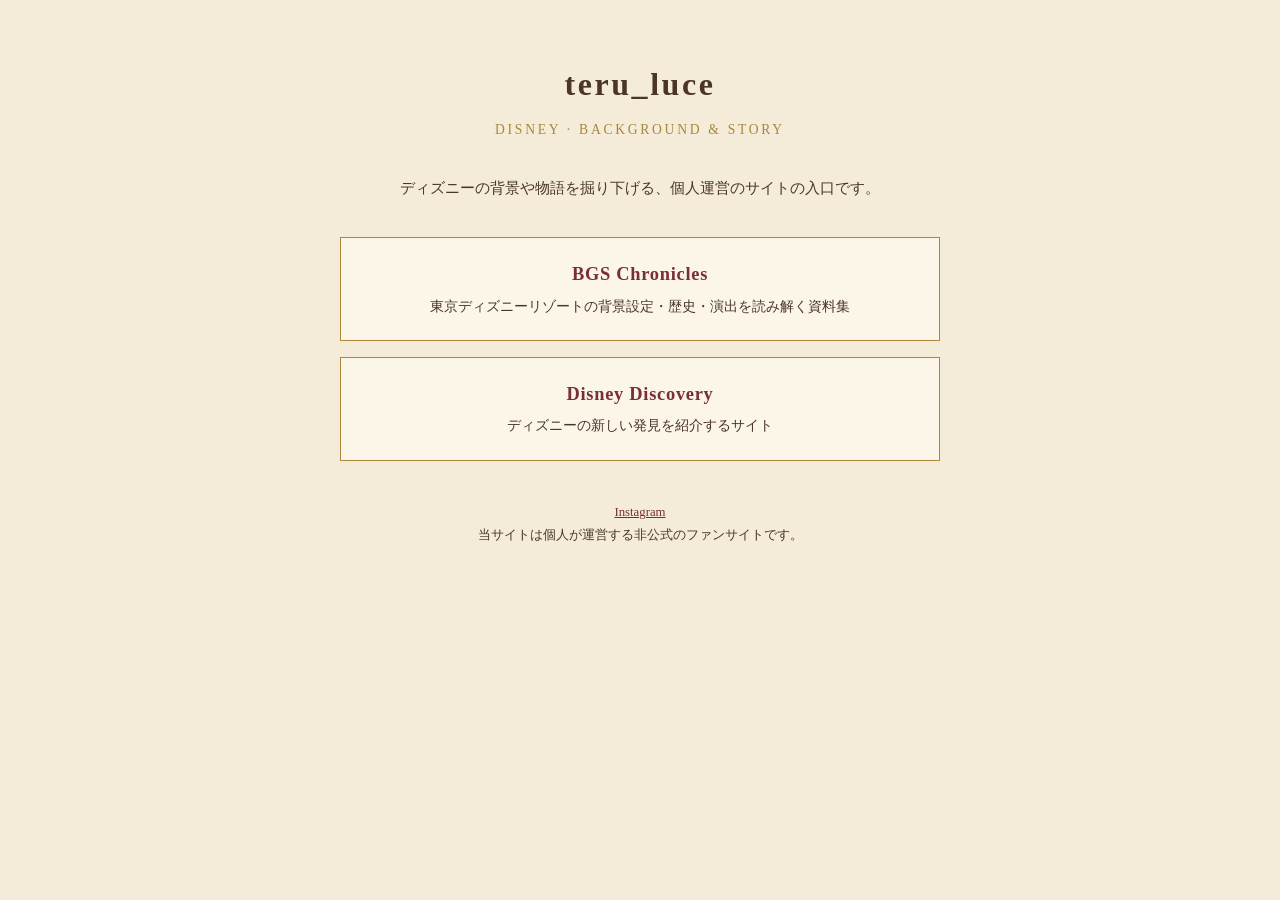
<file: index.html>
<!DOCTYPE html>
<html lang="ja">
<head>
<meta charset="UTF-8">
<meta name="viewport" content="width=device-width, initial-scale=1.0">
<link rel="icon" href="./aboutme/favicon.svg" type="image/svg+xml">
<title>teru_luce｜ディズニーの背景と物語を読み解くサイト</title>
<meta name="description" content="teru_luce が運営するディズニー系サイトの入口。東京ディズニーリゾートの背景設定を掘り下げる「BGS Chronicles」と、「Disney Discovery」へご案内します。">
<link rel="canonical" href="https://teruluce.github.io/">
<meta name="robots" content="index, follow">
<meta name="google-site-verification" content="zLBYiGLGMSOyAt6KTi6eiYIEG0wV0U4FlxwKekiUQoc" />
<meta property="og:type" content="website">
<meta property="og:site_name" content="teru_luce">
<meta property="og:title" content="teru_luce">
<meta property="og:description" content="ディズニーの背景と物語を読み解くサイトの入口。">
<meta property="og:url" content="https://teruluce.github.io/">
<meta property="og:locale" content="ja_JP">
<script type="application/ld+json">
{
  "@context": "https://schema.org",
  "@type": "WebSite",
  "name": "teru_luce",
  "alternateName": "teru_luce_",
  "url": "https://teruluce.github.io/"
}
</script>
<style>
  :root { --paper:#f4ecd8; --ink:#4a3526; --burgundy:#7a2e3a; --gold:#a8873d; }
  * { box-sizing: border-box; }
  body { margin:0; background:var(--paper); color:var(--ink);
         font-family: "Hiragino Mincho ProN","Yu Mincho",Georgia,serif;
         line-height:1.8; }
  main { max-width:640px; margin:0 auto; padding:56px 20px 40px; text-align:center; }
  h1 { font-size:2rem; letter-spacing:.08em; margin:0 0 4px; }
  .sub { color:var(--gold); font-size:.85rem; letter-spacing:.2em; margin-bottom:32px; }
  .lead { font-size:.95rem; margin-bottom:36px; }
  .card { display:block; text-decoration:none; color:inherit; background:#fbf6e8;
          border:1px solid var(--gold); padding:20px 18px; margin:0 0 16px; }
  .card strong { display:block; color:var(--burgundy); font-size:1.15rem; letter-spacing:.04em; }
  .card span { font-size:.88rem; }
  .card:hover { background:#fff; }
  h2 { margin: 36px 0 16px; font-size: 1.2rem; }
  .card:focus-visible { outline: 3px solid var(--burgundy); outline-offset: 3px; }
  footer { margin-top:40px; font-size:.8rem; }
  footer a { color:var(--burgundy); }
</style>
</head>
<body>
<main>
  <h1>teru_luce</h1>
  <div class="sub">DISNEY · BACKGROUND &amp; STORY</div>
  <p class="lead">ディズニーの背景や物語を掘り下げる、個人運営のサイトの入口です。</p>

  <a class="card" href="https://teruluce.github.io/disney-bgs/">
    <strong>BGS Chronicles</strong>
    <span>東京ディズニーリゾートの背景設定・歴史・演出を読み解く資料集</span>
  </a>

  <a class="card" href="https://teruluce.github.io/disney-discovery/">
    <strong>Disney Discovery</strong>
    <span>ディズニーの新しい発見を紹介するサイト</span>
  </a>

  <footer>
    <a href="https://www.instagram.com/teru_luce_">Instagram</a><br>
    当サイトは個人が運営する非公式のファンサイトです。
  </footer>
</main>
</body>
</html>
</file>
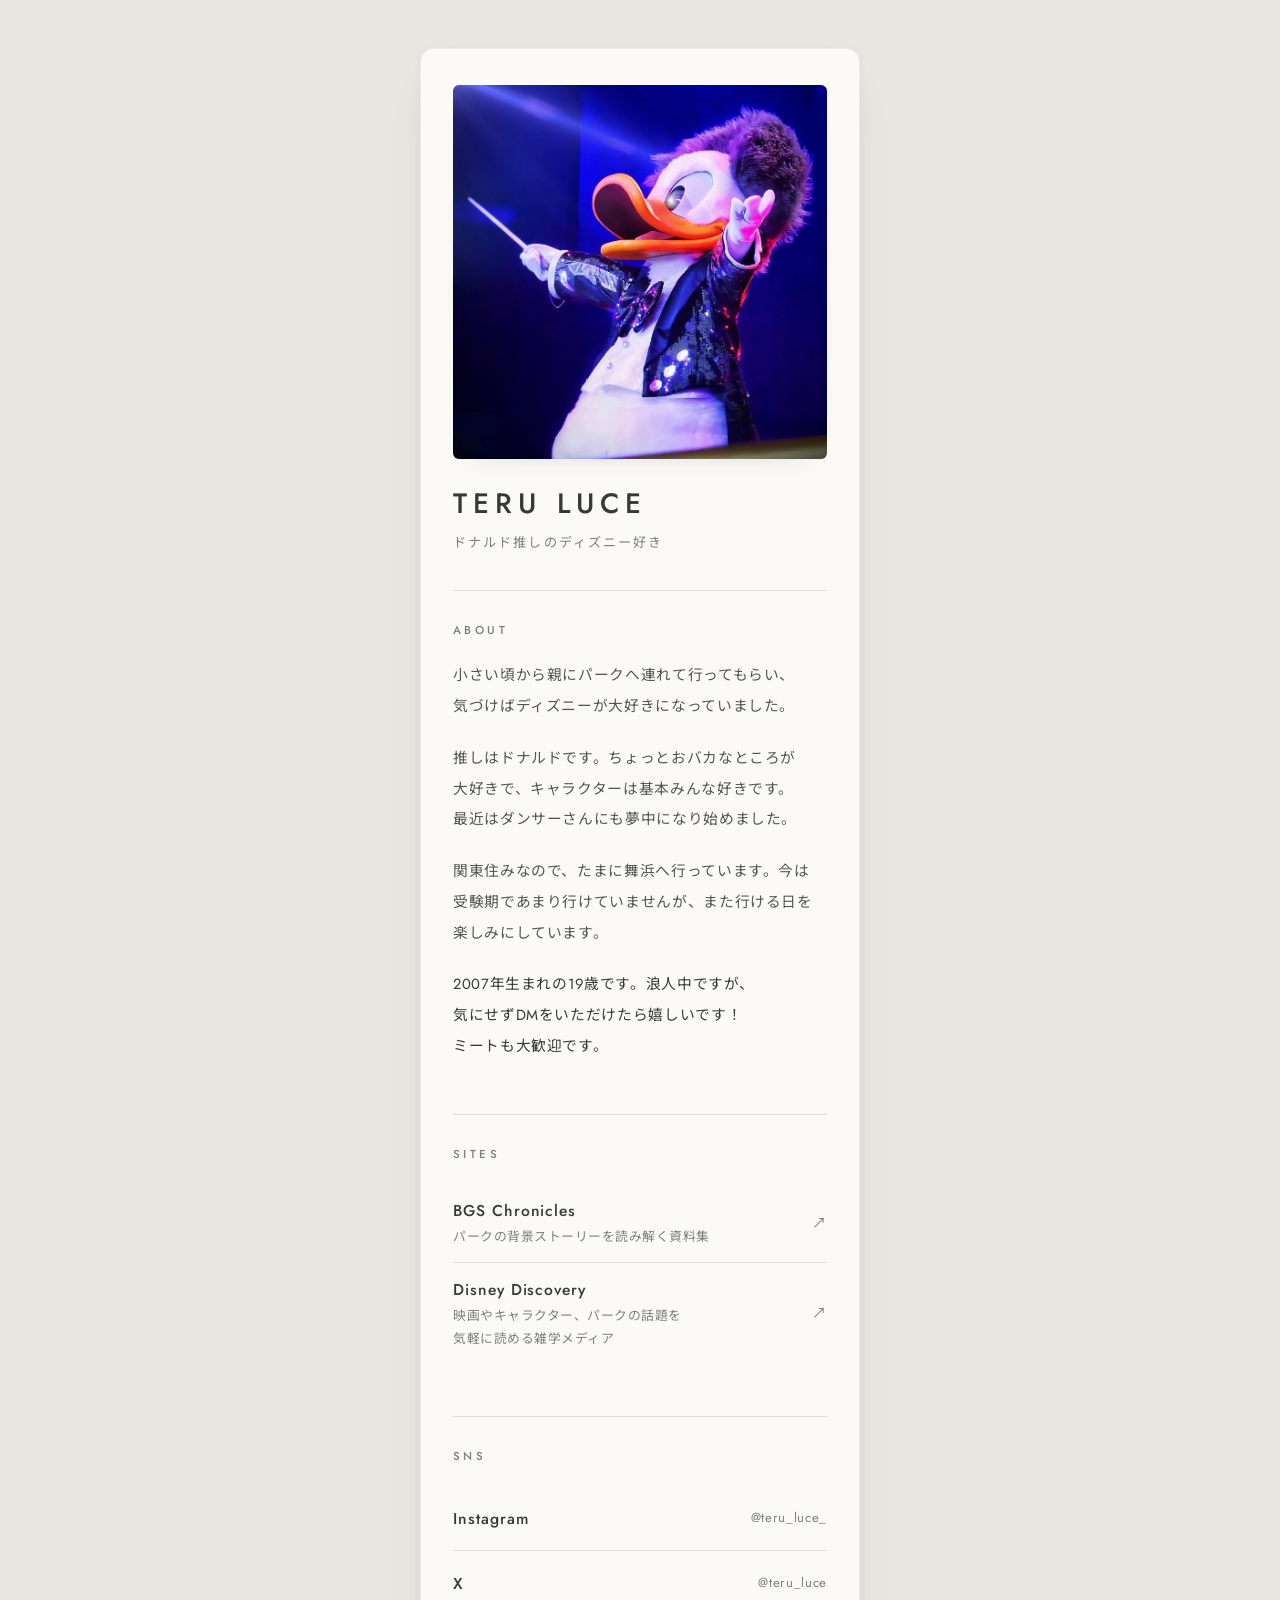
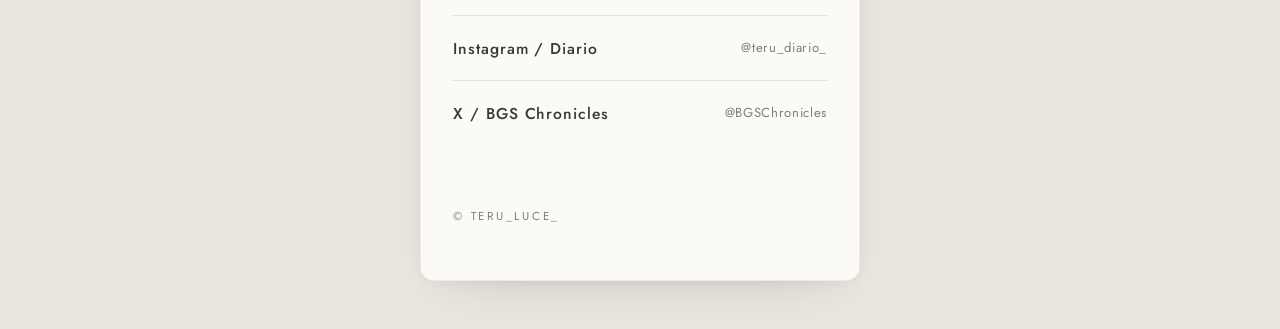
<file: aboutme/index.html>
<!DOCTYPE html>
<html lang="ja">
<head>
  <meta charset="UTF-8">
  <meta name="viewport" content="width=device-width, initial-scale=1, viewport-fit=cover">
  <title>TERU LUCE｜ドナルド推しのディズニー好き</title>
  <meta name="description" content="ドナルド推しのディズニー好き、TERU LUCEの自己紹介ページ。運営しているディズニーサイトとSNSをまとめています。DM・ミート歓迎。">
  <meta name="author" content="TERU_LUCE_">
  <meta name="robots" content="index, follow">
  <link rel="canonical" href="https://teruluce.github.io/aboutme/">
  <link rel="icon" href="favicon.svg" type="image/svg+xml">
  <meta property="og:type" content="profile">
  <meta property="og:url" content="https://teruluce.github.io/aboutme/">
  <meta property="og:title" content="TERU LUCE｜ドナルド推しのディズニー好き">
  <meta property="og:description" content="ドナルド推しのディズニー好きの自己紹介と、運営しているディズニーサイトのご案内。">
  <meta property="og:image" content="https://teruluce.github.io/aboutme/teru-profile-card.jpg">
  <meta property="og:image:alt" content="ステージ衣装のドナルドダック">
  <meta property="og:site_name" content="TERU LUCE">
  <meta property="og:locale" content="ja_JP">
  <meta name="twitter:card" content="summary_large_image">
  <meta name="twitter:title" content="TERU LUCE｜ドナルド推しのディズニー好き">
  <meta name="twitter:description" content="ドナルド推しのディズニー好きの自己紹介と、運営しているディズニーサイトのご案内。">
  <meta name="twitter:image" content="https://teruluce.github.io/aboutme/teru-profile-card.jpg">
  <meta name="twitter:image:alt" content="ステージ衣装のドナルドダック">
  <meta name="theme-color" content="#e9e6df">
  <link rel="preconnect" href="https://fonts.googleapis.com">
  <link rel="preconnect" href="https://fonts.gstatic.com" crossorigin>
  <link href="https://fonts.googleapis.com/css2?family=Jost:wght@400;500&family=Noto+Sans+JP:wght@300;400;500&display=swap" rel="stylesheet">
  <style>
    :root {
      color-scheme: light;
      --bg: #fbfaf7;
      --text: #343b36;
      --body: #505650;
      --muted: #7b817a;
      --line: rgba(52, 59, 54, .14);
      --tap: rgba(52, 59, 54, .045);
      --font: "Jost", "Noto Sans JP", "Hiragino Sans", "Hiragino Kaku Gothic ProN", "Yu Gothic", "Meiryo", sans-serif;
      --font-en: "Jost", "Noto Sans JP", sans-serif;
    }
    *, *::before, *::after { box-sizing: border-box; }
    html { background: #e9e6df; -webkit-text-size-adjust: 100%; text-size-adjust: 100%; }
    body {
      margin: 0;
      min-height: 100vh;
      padding: 28px 20px calc(40px + env(safe-area-inset-bottom));
      color: var(--body);
      background: #e9e6df;
      font-family: var(--font);
      font-weight: 400;
      line-height: 2;
      letter-spacing: .04em;
      line-break: strict;
      word-break: normal;
      overflow-wrap: break-word;
      -webkit-font-smoothing: antialiased;
    }
    a { color: inherit; text-decoration: none; }
    img { -webkit-user-drag: none; -webkit-touch-callout: none; }
    :focus-visible { outline: 2px solid var(--text); outline-offset: 3px; }

    /* 言葉のまとまりごとに折り返す（途中で切れないようにする） */
    .ph { display: inline-block; }

    /* 落ち着いたカフェを思わせる、明るいニュートラルカラー */
    .wrap {
      width: 100%;
      max-width: 440px;
      margin: 0 auto;
      padding: 26px 24px 44px;
      background: var(--bg);
      border: 1px solid rgba(74, 82, 73, .08);
      border-radius: 14px;
      box-shadow: 0 18px 48px -30px rgba(43, 49, 43, .28), 0 2px 8px rgba(43, 49, 43, .04);
    }

    /* ---------- ヘッダー ---------- */
    .hero-photo {
      aspect-ratio: 1 / 1;
      overflow: hidden;
      border-radius: 6px;
      background: #e5e3dc;
      box-shadow: 0 12px 28px -22px rgba(43, 49, 43, .28);
    }
    .hero-photo img {
      display: block;
      width: 100%;
      height: 100%;
      object-fit: cover;
      filter: saturate(.94);
    }
    .hero-text { margin-top: 28px; }
    h1 {
      margin: 0;
      color: var(--text);
      font-family: var(--font-en);
      font-size: 1.75rem;
      font-weight: 500;
      line-height: 1.2;
      letter-spacing: .22em;
    }
    .tagline {
      margin: 10px 0 0;
      color: var(--muted);
      font-size: .82rem;
      line-height: 1.8;
      letter-spacing: .16em;
    }

    /* ---------- ラベル・区切り ---------- */
    .label {
      margin: 0 0 18px;
      color: var(--muted);
      font-family: var(--font-en);
      font-size: .72rem;
      font-weight: 500;
      letter-spacing: .3em;
    }
    .section { margin-top: 52px; padding-top: 28px; border-top: 1px solid var(--line); }
    .section.first { margin-top: 36px; }

    /* ---------- 自己紹介 ---------- */
    .about p { margin: 0; font-size: .92rem; line-height: 2.1; text-wrap: pretty; }
    .about p + p { margin-top: 1.4em; }
    .dm { margin-top: 1.4em; color: var(--text); }

    /* ---------- リンク ---------- */
    .links { margin: 0; padding: 0; list-style: none; }
    .links li + li { border-top: 1px solid var(--line); }
    .link {
      display: flex;
      align-items: center;
      justify-content: space-between;
      gap: 20px;
      min-height: 64px;
      padding: 14px 0;
      -webkit-tap-highlight-color: transparent;
      transition: padding .25s ease, background .25s ease;
    }
    .link:active { background: var(--tap); }
    .link-main { min-width: 0; }
    .link-title { display: block; color: var(--text); font-size: .98rem; font-weight: 500; line-height: 1.6; letter-spacing: .06em; }
    .link-desc { display: block; margin-top: 2px; color: var(--muted); font-size: .8rem; line-height: 1.8; letter-spacing: .04em; }
    .link-side { flex: none; color: var(--muted); font-size: .82rem; letter-spacing: .05em; }
    .link-arrow { flex: none; color: var(--muted); font-size: .9rem; }

    footer {
      margin-top: 60px;
      color: var(--muted);
      font-family: var(--font-en);
      font-size: .72rem;
      letter-spacing: .24em;
    }

    @media (hover: hover) {
      .link:hover { padding-left: 6px; padding-right: 6px; background: var(--tap); }
    }
    @media (max-width: 360px) {
      body { padding-left: 14px; padding-right: 14px; }
      .wrap { padding-left: 18px; padding-right: 18px; }
      h1 { font-size: 1.55rem; letter-spacing: .18em; }
      .link { gap: 12px; }
    }
    @media (min-width: 641px) {
      body { padding-top: 48px; padding-bottom: 48px; }
      .wrap { padding: 36px 32px 52px; }
    }
  </style>
</head>
<body>
  <main class="wrap">

    <header class="hero">
      <div class="hero-photo">
        <img src="teru-profile.jpg" alt="ステージ衣装を着たドナルドダック" width="1200" height="1200" decoding="async" fetchpriority="high">
      </div>
      <div class="hero-text">
        <h1>TERU LUCE</h1>
        <p class="tagline"><span class="ph">ドナルド推しの</span><span class="ph">ディズニー好き</span></p>
      </div>
    </header>

    <section class="section first about" aria-label="自己紹介">
      <h2 class="label">ABOUT</h2>
      <p><span class="ph">小さい頃から</span><span class="ph">親にパークへ</span><span class="ph">連れて行ってもらい、</span><span class="ph">気づけば</span><span class="ph">ディズニーが</span><span class="ph">大好きに</span><span class="ph">なっていました。</span></p>
      <p><span class="ph">推しは</span><span class="ph">ドナルドです。</span><span class="ph">ちょっとおバカな</span><span class="ph">ところが</span><span class="ph">大好きで、</span><span class="ph">キャラクターは</span><span class="ph">基本みんな</span><span class="ph">好きです。</span><span class="ph">最近は</span><span class="ph">ダンサーさんにも</span><span class="ph">夢中になり</span><span class="ph">始めました。</span></p>
      <p><span class="ph">関東住みなので、</span><span class="ph">たまに</span><span class="ph">舞浜へ</span><span class="ph">行っています。</span><span class="ph">今は</span><span class="ph">受験期で</span><span class="ph">あまり</span><span class="ph">行けていませんが、</span><span class="ph">また行ける日を</span><span class="ph">楽しみにしています。</span></p>
      <p class="dm"><span class="ph">2007年生まれの</span><span class="ph">19歳です。</span><span class="ph">浪人中ですが、</span><span class="ph">気にせず</span><span class="ph">DMを</span><span class="ph">いただけたら</span><span class="ph">嬉しいです！</span><span class="ph">ミートも</span><span class="ph">大歓迎です。</span></p>
    </section>

    <section class="section" aria-label="サイト">
      <h2 class="label">SITES</h2>
      <ul class="links">
        <li>
          <a class="link" href="https://teruluce.github.io/disney-bgs/">
            <span class="link-main">
              <span class="link-title">BGS Chronicles</span>
              <span class="link-desc"><span class="ph">パークの背景ストーリーを</span><span class="ph">読み解く資料集</span></span>
            </span>
            <span class="link-arrow" aria-hidden="true">↗</span>
          </a>
        </li>
        <li>
          <a class="link" href="https://teruluce.github.io/disney-discovery/">
            <span class="link-main">
              <span class="link-title">Disney Discovery</span>
              <span class="link-desc"><span class="ph">映画やキャラクター、</span><span class="ph">パークの話題を</span><span class="ph">気軽に読める雑学メディア</span></span>
            </span>
            <span class="link-arrow" aria-hidden="true">↗</span>
          </a>
        </li>
      </ul>
    </section>

    <section class="section" aria-label="SNS">
      <h2 class="label">SNS</h2>
      <ul class="links">
        <li>
          <a class="link" href="https://www.instagram.com/teru_luce_/" target="_blank" rel="noopener noreferrer">
            <span class="link-title">Instagram</span>
            <span class="link-side">@teru_luce_</span>
          </a>
        </li>
        <li>
          <a class="link" href="https://x.com/teru_luce" target="_blank" rel="noopener noreferrer">
            <span class="link-title">X</span>
            <span class="link-side">@teru_luce</span>
          </a>
        </li>
        <li>
          <a class="link" href="https://www.instagram.com/teru_diario_/" target="_blank" rel="noopener noreferrer">
            <span class="link-title">Instagram / Diario</span>
            <span class="link-side">@teru_diario_</span>
          </a>
        </li>
        <li>
          <a class="link" href="https://x.com/BGSChronicles" target="_blank" rel="noopener noreferrer">
            <span class="link-title">X / BGS Chronicles</span>
            <span class="link-side">@BGSChronicles</span>
          </a>
        </li>
      </ul>
    </section>

    <footer>&copy; TERU_LUCE_</footer>

  </main>
</body>
</html>
</file>
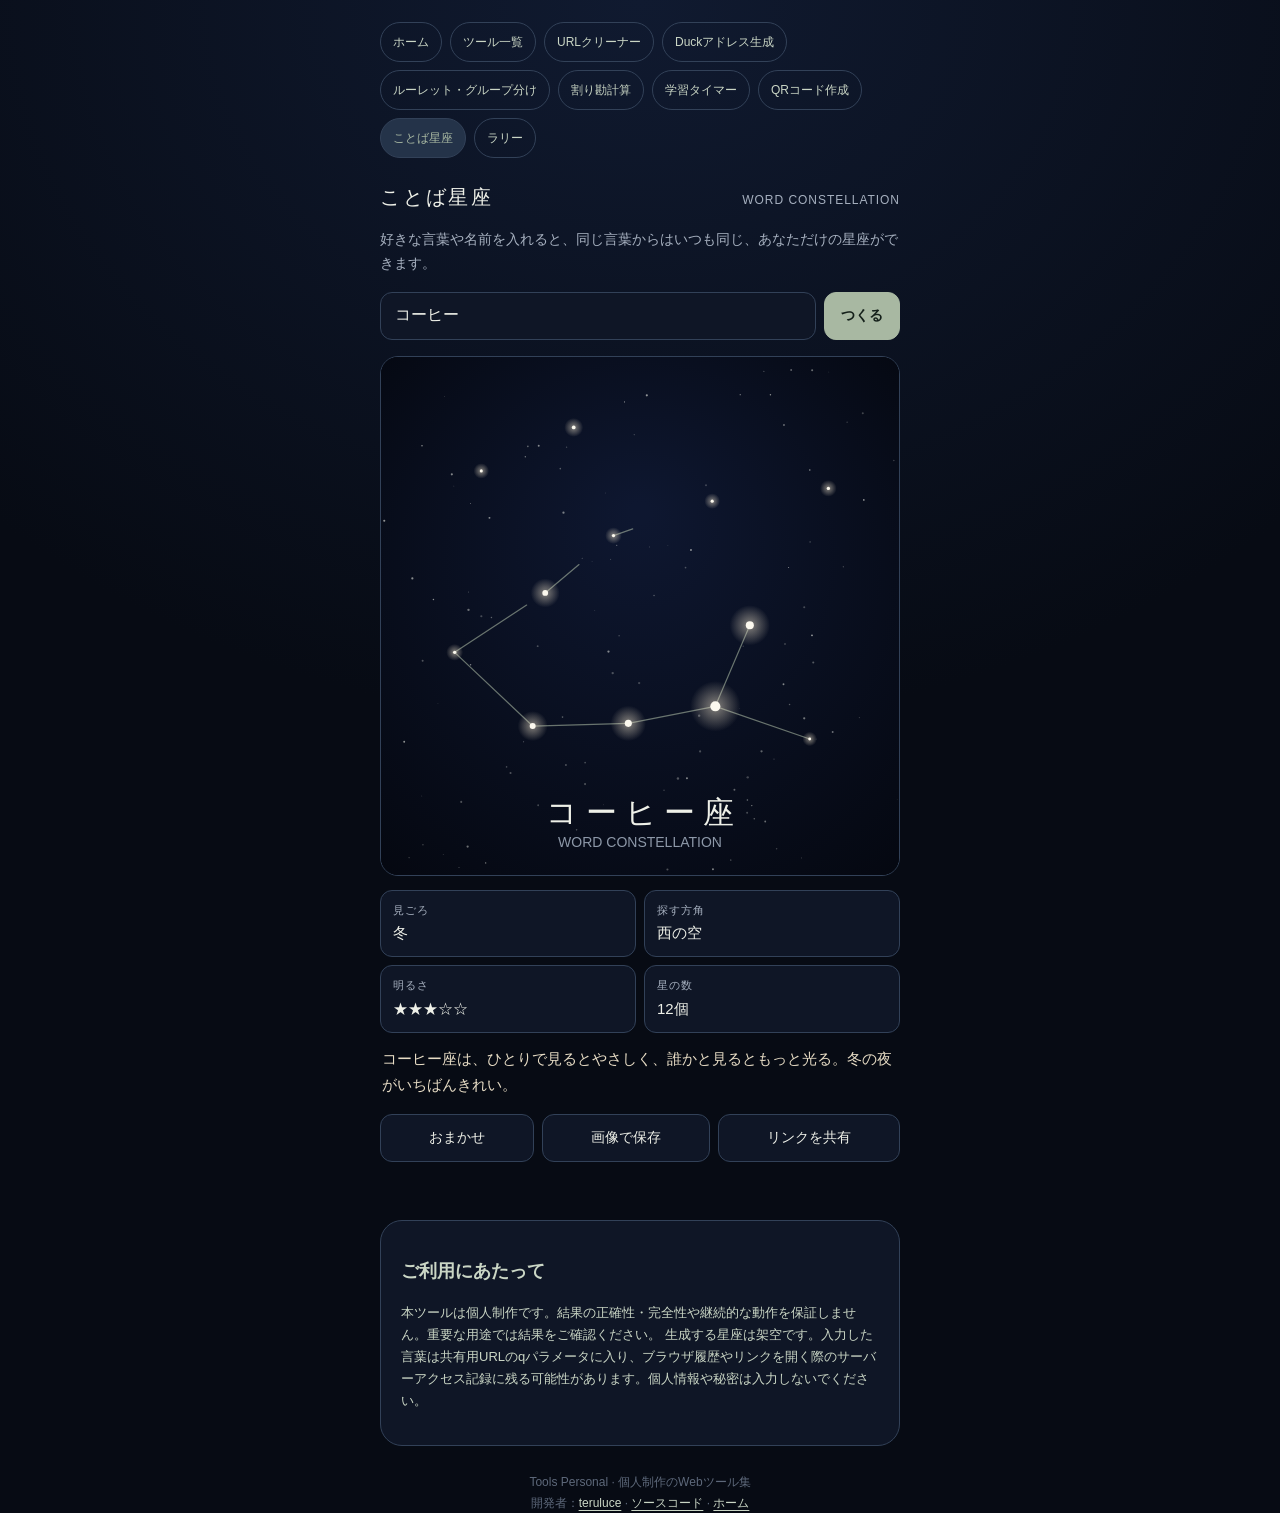
<file: tools/constellation/index.html>
<!doctype html>
<html lang="ja">
<head>
  <meta charset="utf-8">
  <meta name="viewport" content="width=device-width, initial-scale=1">
  
  
  
  <style>
    :root {
      color-scheme: dark;
      --bg: #070b14;
      --panel: #0f1626;
      --ink: #eef0e8;
      --muted: #8d98a8;
      --sage: #a8b8a2;
      --sand: #e7dcc5;
      --line: #1f2a40;
      --serif: Georgia, "Hiragino Mincho ProN", "Noto Serif JP", serif;
    }
    * { box-sizing: border-box; }
    body {
      margin: 0;
      min-height: 100vh;
      background: radial-gradient(120% 80% at 50% 0%, #101a30 0%, var(--bg) 60%);
      color: var(--ink);
      font-family: -apple-system, BlinkMacSystemFont, "Segoe UI", "Hiragino Sans", "Noto Sans JP", sans-serif;
      line-height: 1.7;
      -webkit-text-size-adjust: 100%;
    }
    .wrap { width: min(100% - 32px, 520px); margin-inline: auto; padding: 22px 0 40px; }
    header { display: flex; align-items: baseline; justify-content: space-between; }
    h1 { margin: 0; font-family: var(--serif); font-size: 20px; letter-spacing: .14em; font-weight: 400; }
    .sub { font-size: 12px; color: var(--muted); letter-spacing: .08em; }
    .lead { margin: 14px 0 16px; font-size: 14px; color: var(--muted); }

    form { display: flex; gap: 8px; }
    input[type=text] {
      flex: 1; min-width: 0; height: 48px; padding: 0 14px;
      background: var(--panel); color: var(--ink);
      border: 1px solid var(--line); border-radius: 12px;
      font: inherit; font-size: 16px;
    }
    input[type=text]::placeholder { color: #5d687a; }
    input[type=text]:focus-visible, button:focus-visible { outline: 2px solid var(--sage); outline-offset: 2px; }
    button {
      min-height: 48px; padding: 0 16px; border-radius: 12px; cursor: pointer;
      font: inherit; font-size: 14px; border: 1px solid var(--line);
      background: var(--panel); color: var(--ink);
    }
    button.primary { background: var(--sage); color: #14201a; border-color: var(--sage); font-weight: 600; }
    button:active { transform: translateY(1px); }

    .stage {
      margin-top: 16px; border: 1px solid var(--line); border-radius: 18px; overflow: hidden;
      background: #050810;
    }
    canvas { display: block; width: 100%; aspect-ratio: 1 / 1; }

    .chips { display: grid; grid-template-columns: repeat(2, 1fr); gap: 8px; margin: 14px 0; }
    .chip { background: var(--panel); border: 1px solid var(--line); border-radius: 12px; padding: 10px 12px; }
    .chip b { display: block; font-size: 11px; font-weight: 400; color: var(--muted); letter-spacing: .1em; }
    .chip span { font-size: 15px; }
    .story { font-family: var(--serif); font-size: 15px; color: var(--sand); margin: 6px 2px 16px; min-height: 3.4em; }
    .actions { display: flex; gap: 8px; flex-wrap: wrap; }
    .actions button { flex: 1 1 auto; }
    .toast {
      position: fixed; left: 50%; bottom: 24px; transform: translate(-50%, 20px);
      background: var(--ink); color: #101725; padding: 10px 16px; border-radius: 999px;
      font-size: 13px; opacity: 0; pointer-events: none; transition: .25s;
    }
    .toast.show { opacity: 1; transform: translate(-50%, 0); }
    footer { margin-top: 26px; font-size: 12px; color: #5d687a; text-align: center; }
    @media (prefers-reduced-motion: reduce) { .toast { transition: none; } }
  :root { color-scheme:dark; } .toolnav { margin-top:0; } .toolnav a { color:#cad6c5; border-color:#425242; } body header { background:transparent; } .notice { background:#0f1626; color:#cad6c5; } .notice h2,.notice p { color:#cad6c5; } footer a { color:#cad6c5; } </style>
<title>ことば星座｜Tools Personal</title>
<meta name="description" content="好きな言葉から架空の星座を作成・共有。ブラウザで使える無料のWebツールです。">
<meta name="robots" content="index,follow">
<meta name="theme-color" content="#f7f5ef">
<link rel="canonical" href="https://teruluce.github.io/tools/constellation/">
<link rel="icon" href="../favicon.svg" type="image/svg+xml">
<meta property="og:type" content="website">
<meta property="og:site_name" content="Tools Personal / teru_luce">
<meta property="og:title" content="ことば星座｜Tools Personal">
<meta property="og:description" content="好きな言葉から架空の星座を作成・共有。ブラウザで使える無料のWebツールです。">
<meta property="og:url" content="https://teruluce.github.io/tools/constellation/">
<meta property="og:locale" content="ja_JP">
<meta name="twitter:card" content="summary">
<meta name="twitter:title" content="ことば星座｜Tools Personal">
<meta name="twitter:description" content="好きな言葉から架空の星座を作成・共有。ブラウザで使える無料のWebツールです。">
<link rel="stylesheet" href="../site.css">
<style>:root { color-scheme:dark; --bg:#070b14; --panel:#0f1626; --paper:#0f1626; --ink:#eef0e8; --muted:#a6b0bf; --line:#324158; --soft:#243349; --green-dark:#a8b8a2; } body { background:radial-gradient(120% 80% at 50% 0%,#101a30 0%,#070b14 60%); color:#eef0e8; } .notice { max-width:520px; margin-inline:auto; } .notice h2,.notice p { color:#cad6c5; } .toolnav a { color:#cad6c5; } footer a { color:#cad6c5; } </style>
<meta name="referrer" content="no-referrer"><meta http-equiv="Content-Security-Policy" content="default-src 'none'; script-src 'unsafe-inline'; style-src 'self' 'unsafe-inline'; connect-src 'none'; img-src 'self' blob:; font-src 'none'; object-src 'none'; base-uri 'none'; form-action 'none'"></head>
<body>
  <div class="wrap">
    <nav class="toolnav" aria-label="ツールナビゲーション"><a href="../../">ホーム</a><a href="../">ツール一覧</a><a href="../url-cleaner/">URLクリーナー</a><a href="../duckmail/">Duckアドレス生成</a><a href="../roulette/">ルーレット・グループ分け</a><a href="../split/">割り勘計算</a><a href="../timer/">学習タイマー</a><a href="../qr/">QRコード作成</a><a href="../constellation/" aria-current="page">ことば星座</a><a href="../rally/">ラリー</a></nav><header>
      <h1>ことば星座</h1>
      <span class="sub">WORD CONSTELLATION</span>
    </header>
    <p class="lead">好きな言葉や名前を入れると、同じ言葉からはいつも同じ、あなただけの星座ができます。</p>

    <form id="form" autocomplete="off">
      <input id="q" type="text" maxlength="12" placeholder="例：朝焼け、夢、名前など" aria-label="言葉を入力">
      <button class="primary" type="submit">つくる</button>
    </form>

    <div class="stage"><canvas id="cv" aria-label="生成された星座"></canvas></div>

    <div class="chips">
      <div class="chip"><b>見ごろ</b><span id="i-season">—</span></div>
      <div class="chip"><b>探す方角</b><span id="i-dir">—</span></div>
      <div class="chip"><b>明るさ</b><span id="i-bright">—</span></div>
      <div class="chip"><b>星の数</b><span id="i-count">—</span></div>
    </div>
    <p class="story" id="story"></p>

    <div class="actions">
      <button id="random" type="button">おまかせ</button>
      <button id="save" type="button">画像で保存</button>
      <button id="share" type="button">リンクを共有</button>
    </div>
    
  </div>
  <div class="toast" id="toast" role="status"></div>

<script>
(() => {
  'use strict';
  const $ = (id) => document.getElementById(id);
  const cv = $('cv'), ctx = cv.getContext('2d');
  const reduce = matchMedia('(prefers-reduced-motion: reduce)').matches;

  /* 文字列 → 再現可能な乱数 */
  function xmur3(str) {
    let h = 1779033703 ^ str.length;
    for (let i = 0; i < str.length; i++) {
      h = Math.imul(h ^ str.charCodeAt(i), 3432918353);
      h = (h << 13) | (h >>> 19);
    }
    return () => {
      h = Math.imul(h ^ (h >>> 16), 2246822507);
      h = Math.imul(h ^ (h >>> 13), 3266489909);
      return (h ^= h >>> 16) >>> 0;
    };
  }
  function mulberry32(a) {
    return () => {
      a |= 0; a = (a + 0x6D2B79F5) | 0;
      let t = Math.imul(a ^ (a >>> 15), 1 | a);
      t = (t + Math.imul(t ^ (t >>> 7), 61 | t)) ^ t;
      return ((t ^ (t >>> 14)) >>> 0) / 4294967296;
    };
  }

  const SEASONS = ['春', '夏', '秋', '冬'];
  const DIRS = ['北の空', '東の空', '南の空', '西の空', '真上'];
  const STORIES = [
    (n, s) => `${s}の夜、静かな空にだけ現れる。${n}は、見つけた人の願いを一つ聞くと言われている。`,
    (n, s) => `${n}の星々は、遠い旅人の道しるべ。${s}になると、そっと輪郭を濃くする。`,
    (n, s) => `昔の船乗りは、${n}が見えると港が近いと信じた。${s}の風と一緒にやってくる星座。`,
    (n, s) => `${n}は、ひとりで見るとやさしく、誰かと見るともっと光る。${s}の夜がいちばんきれい。`,
    (n, s) => `星の数は少なくても、${n}は迷わない。${s}の空で、まっすぐに瞬いている。`
  ];
  const SAMPLES = ['夢', '朝焼け', '海辺', '約束', 'はじまり', 'ひみつ', '夏休み', '音楽', 'コーヒー', '旅', '追い風', 'ふるさと'];

  let model = null;   // 現在の星座
  let t0 = 0;         // 生成時刻（描き込みアニメ用）

  function build(text) {
    const rnd = mulberry32(xmur3(text)());
    const n = Math.max(7, Math.min(15, 6 + Math.min(text.length, 7) + Math.floor(rnd() * 3)));
    const stars = [];
    let minD = 0.17, tries = 0;
    while (stars.length < n && tries < 2000) {
      tries++;
      if (tries % 200 === 0) minD *= 0.85;
      const p = { x: 0.12 + rnd() * 0.76, y: 0.12 + rnd() * 0.62 };
      if (stars.every(q => Math.hypot(q.x - p.x, q.y - p.y) > minD)) {
        p.r = 1.6 + rnd() * rnd() * 4.2;
        p.ph = rnd() * 6.28;
        p.sp = 0.6 + rnd() * 1.6;
        stars.push(p);
      }
    }
    // 最小全域木で星をつなぐ
    const edges = [], used = new Set([0]);
    while (used.size < stars.length) {
      let best = null;
      for (const i of used) for (let j = 0; j < stars.length; j++) {
        if (used.has(j)) continue;
        const d = Math.hypot(stars[i].x - stars[j].x, stars[i].y - stars[j].y);
        if (!best || d < best.d) best = { i, j, d };
      }
      edges.push([best.i, best.j]); used.add(best.j);
    }
    // 輪っかを少し足す
    const extra = 1 + Math.floor(rnd() * 2);
    for (let k = 0, added = 0; k < 60 && added < extra; k++) {
      const i = Math.floor(rnd() * stars.length), j = Math.floor(rnd() * stars.length);
      if (i === j || edges.some(e => (e[0] === i && e[1] === j) || (e[0] === j && e[1] === i))) continue;
      if (Math.hypot(stars[i].x - stars[j].x, stars[i].y - stars[j].y) < 0.34) { edges.push([i, j]); added++; }
    }
    const dust = Array.from({ length: 110 }, () => ({
      x: rnd(), y: rnd(), r: 0.3 + rnd() * 0.9, ph: rnd() * 6.28, sp: 0.4 + rnd() * 1.2
    }));
    const season = SEASONS[Math.floor(rnd() * 4)];
    const dir = DIRS[Math.floor(rnd() * DIRS.length)];
    const bright = 1 + Math.floor(rnd() * 5);
    const name = `${text}座`;
    const story = STORIES[Math.floor(rnd() * STORIES.length)](name, season);
    return { text, name, stars, edges, dust, season, dir, bright, story };
  }

  function fit() {
    const dpr = Math.min(window.devicePixelRatio || 1, 3);
    const w = cv.clientWidth;
    cv.width = Math.round(w * dpr);
    cv.height = Math.round(w * dpr);
    ctx.setTransform(dpr, 0, 0, dpr, 0, 0);
  }

  function draw(now) {
    if (!model) return;
    const W = cv.clientWidth, H = W;
    const t = now / 1000;
    const age = reduce ? 99 : (now - t0) / 1000;
    const g = ctx.createRadialGradient(W / 2, H * 0.3, 10, W / 2, H / 2, W * 0.85);
    g.addColorStop(0, '#0e1730'); g.addColorStop(1, '#03050b');
    ctx.fillStyle = g; ctx.fillRect(0, 0, W, H);

    for (const d of model.dust) {
      const a = 0.25 + 0.35 * (0.5 + 0.5 * Math.sin(t * d.sp + d.ph) * (reduce ? 0 : 1));
      ctx.fillStyle = `rgba(238,240,232,${a})`;
      ctx.beginPath(); ctx.arc(d.x * W, d.y * H, d.r, 0, 6.283); ctx.fill();
    }

    // 線：生成直後に順番に描き込む
    const E = model.edges.length;
    ctx.lineWidth = 1.2; ctx.lineCap = 'round';
    model.edges.forEach(([i, j], k) => {
      const p = Math.max(0, Math.min(1, (age - 0.15 * k) / 0.5));
      if (p <= 0) return;
      const a = model.stars[i], b = model.stars[j];
      ctx.strokeStyle = 'rgba(168,184,162,0.6)';
      ctx.beginPath();
      ctx.moveTo(a.x * W, a.y * H);
      ctx.lineTo((a.x + (b.x - a.x) * p) * W, (a.y + (b.y - a.y) * p) * H);
      ctx.stroke();
    });

    for (const s of model.stars) {
      const tw = reduce ? 1 : 0.8 + 0.2 * Math.sin(t * s.sp + s.ph);
      const r = s.r * tw * (W / 420);
      const x = s.x * W, y = s.y * H;
      const glow = ctx.createRadialGradient(x, y, 0, x, y, r * 5);
      glow.addColorStop(0, 'rgba(231,220,197,0.55)'); glow.addColorStop(1, 'rgba(231,220,197,0)');
      ctx.fillStyle = glow; ctx.beginPath(); ctx.arc(x, y, r * 5, 0, 6.283); ctx.fill();
      ctx.fillStyle = '#fbf8ee'; ctx.beginPath(); ctx.arc(x, y, r, 0, 6.283); ctx.fill();
    }

    // タイトル（画像保存にも入る）
    ctx.textAlign = 'center';
    ctx.fillStyle = '#eef0e8';
    ctx.font = `${Math.round(W * 0.06)}px Georgia, "Hiragino Mincho ProN", "Noto Serif JP", serif`;
    ctx.fillText(model.name.split('').join(' '), W / 2, H * 0.9);
    ctx.fillStyle = '#8d98a8';
    ctx.font = `${Math.round(W * 0.027)}px -apple-system, "Hiragino Sans", sans-serif`;
    ctx.fillText('WORD CONSTELLATION', W / 2, H * 0.945);
  }

  function loop(now) { draw(now); requestAnimationFrame(loop); }

  function show(text, pushUrl) {
    model = build(text);
    t0 = performance.now();
    $('i-season').textContent = model.season;
    $('i-dir').textContent = model.dir;
    $('i-bright').textContent = '★'.repeat(model.bright) + '☆'.repeat(5 - model.bright);
    $('i-count').textContent = `${model.stars.length}個`;
    $('story').textContent = model.story;
    $('q').value = text;
    if (pushUrl) {
      try {
        const u = new URL(location.href);
        u.searchParams.set('q', text);
        history.replaceState(null, '', u);
      } catch (e) { /* file:// などでは無視 */ }
    }
  }

  function toast(msg) {
    const el = $('toast'); el.textContent = msg; el.classList.add('show');
    clearTimeout(toast.t); toast.t = setTimeout(() => el.classList.remove('show'), 1800);
  }

  $('form').addEventListener('submit', (e) => {
    e.preventDefault();
    const v = $('q').value.trim();
    if (!v) { toast('言葉を入れてみてください'); return; }
    show(v, true);
  });
  $('random').addEventListener('click', () => {
    let v; do { v = SAMPLES[Math.floor(Math.random() * SAMPLES.length)]; } while (model && v === model.text);
    show(v, true);
  });
  $('save').addEventListener('click', () => {
    draw(t0 + 10000); // 線を描き切った状態で書き出す
    cv.toBlob((blob) => {
      if (!blob) { toast('保存に失敗しました'); return; }
      const a = document.createElement('a');
      a.href = URL.createObjectURL(blob);
      a.download = `constellation-${model.text}.png`;
      document.body.appendChild(a); a.click(); a.remove();
      setTimeout(() => URL.revokeObjectURL(a.href), 2000);
      toast('画像を保存しました');
    }, 'image/png');
  });
  $('share').addEventListener('click', async () => {
    const u = new URL(location.href); u.searchParams.set('q', model.text);
    const url = u.toString();
    try {
      if (navigator.share) { await navigator.share({ title: model.name, text: `${model.name}を見つけました`, url }); return; }
      await navigator.clipboard.writeText(url); toast('リンクをコピーしました');
    } catch (e) {
      if (e && e.name !== 'AbortError') toast('共有できませんでした');
    }
  });
  addEventListener('resize', fit);

  fit();
  const initial = (new URLSearchParams(location.search).get('q') || '').trim().slice(0, 12);
  show(initial || SAMPLES[Math.floor(Math.random() * SAMPLES.length)], false);
  requestAnimationFrame(loop);
})();
</script>
<aside class="notice"><h2>ご利用にあたって</h2><p>本ツールは個人制作です。結果の正確性・完全性や継続的な動作を保証しません。重要な用途では結果をご確認ください。 生成する星座は架空です。入力した言葉は共有用URLのqパラメータに入り、ブラウザ履歴やリンクを開く際のサーバーアクセス記録に残る可能性があります。個人情報や秘密は入力しないでください。</p></aside><footer>Tools Personal · 個人制作のWebツール集<div>開発者：<a href="https://github.com/teruluce">teruluce</a> · <a href="https://github.com/teruluce/teruluce.github.io/tree/main/tools/constellation">ソースコード</a> · <a href="../../">ホーム</a></div></footer></body>
</html>
</file>
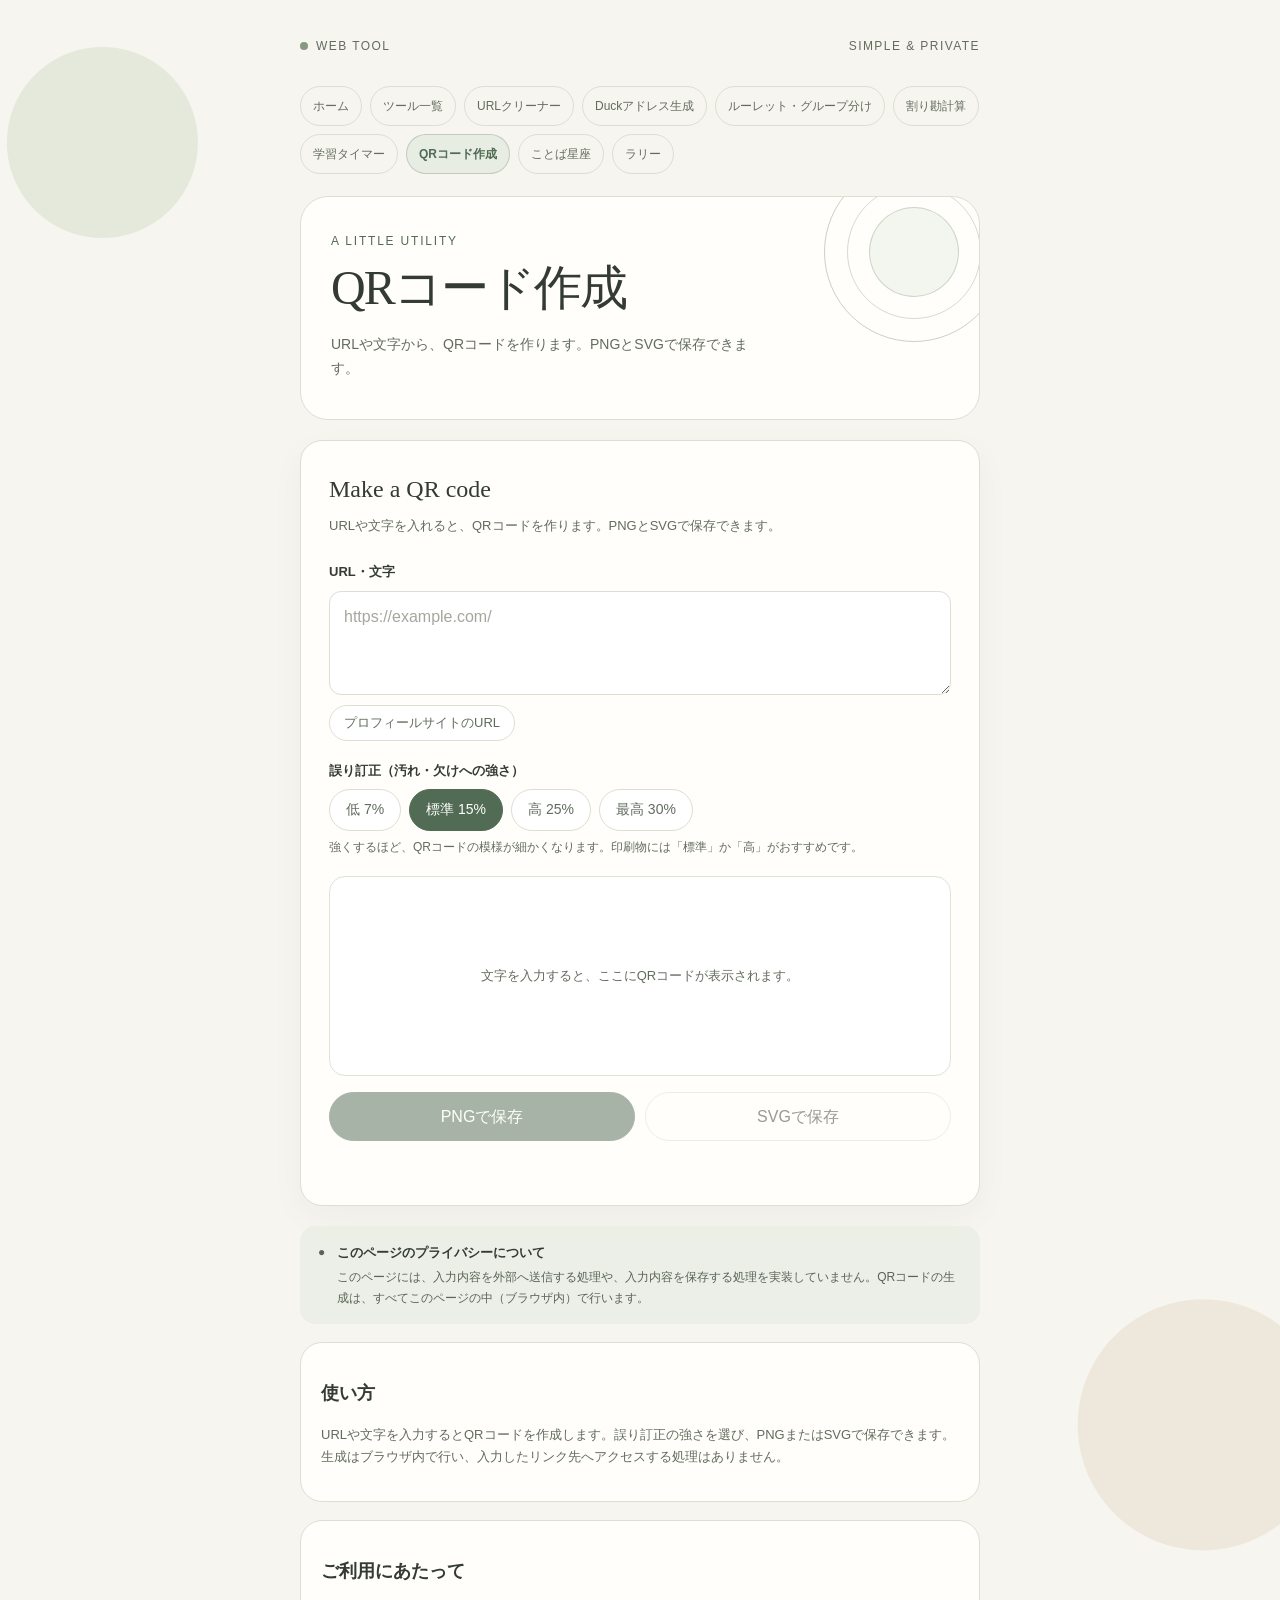
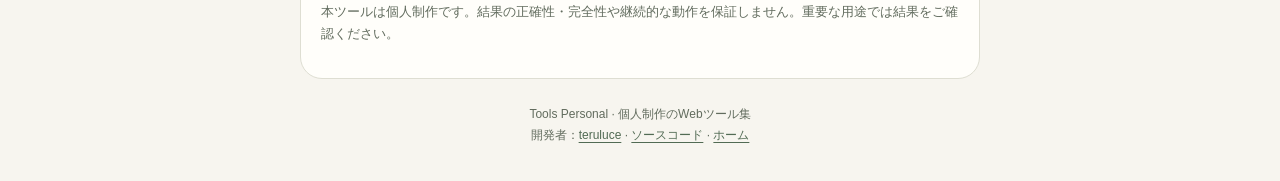
<file: tools/qr/index.html>
<!DOCTYPE html>
<html lang="ja">
<head>
  <meta charset="UTF-8">
  <meta name="viewport" content="width=device-width, initial-scale=1">
  <meta name="referrer" content="no-referrer">
  <meta http-equiv="Content-Security-Policy"
        content="default-src 'none'; script-src 'unsafe-inline'; style-src 'self' 'unsafe-inline'; connect-src 'none'; img-src 'self' blob:; font-src 'none'; object-src 'none'; base-uri 'none'; form-action 'none'">
  
  
  

  <style>
    :root {
      --bg: #f7f5ef;
      --paper: #fffefa;
      --ink: #333b33;
      --muted: #73796f;
      --green: #879982;
      --green-dark: #526b54;
      --line: #e5e4da;
      --soft: #e8ede3;
      --error: #a34840;
      --radius: 22px;
    }

    * { box-sizing: border-box; }

    [hidden] { display: none !important; }

    body {
      margin: 0;
      min-height: 100vh;
      padding: 36px 18px;
      color: var(--ink);
      background:
        radial-gradient(circle at 8% 8%, #e4e9dc 0, #e4e9dc 95px, transparent 96px),
        radial-gradient(circle at 94% 80%, #eee8dc 0, #eee8dc 125px, transparent 126px),
        var(--bg);
      font-family: -apple-system, BlinkMacSystemFont, "Hiragino Kaku Gothic ProN",
        "Yu Gothic", Meiryo, sans-serif;
      line-height: 1.7;
    }

    button, input, textarea, select { font: inherit; }

    .page { width: 100%; max-width: 680px; margin: 0 auto; }

    .topline {
      display: flex;
      align-items: center;
      justify-content: space-between;
      gap: 12px;
      margin-bottom: 30px;
      color: var(--muted);
      font-size: 12px;
      letter-spacing: .12em;
      text-transform: uppercase;
    }

    .dot {
      display: inline-block;
      width: 8px;
      height: 8px;
      margin-right: 8px;
      border-radius: 50%;
      background: var(--green);
    }

    .toolnav {
      display: flex;
      flex-wrap: wrap;
      gap: 8px;
      margin: -12px 0 22px;
    }

    .toolnav a {
      display: inline-flex;
      align-items: center;
      min-height: 36px;
      padding: 4px 14px;
      border: 1px solid var(--line);
      border-radius: 999px;
      color: var(--muted);
      font-size: 13px;
      text-decoration: none;
      transition: background .15s;
    }

    .toolnav a:hover { background: #f4f3ed; }

    .toolnav a:focus-visible {
      outline: 3px solid rgba(82, 107, 84, .3);
      outline-offset: 2px;
    }

    .toolnav a[aria-current="page"] {
      border-color: rgba(135, 153, 130, .4);
      background: var(--soft);
      color: var(--green-dark);
      font-weight: 600;
    }

    header {
      position: relative;
      overflow: hidden;
      padding: 34px 30px 38px;
      border: 1px solid rgba(120, 135, 112, .15);
      border-radius: 28px;
      background: rgba(255, 254, 250, .78);
    }

    .eyebrow {
      margin: 0 0 8px;
      color: var(--green-dark);
      font-size: 12px;
      letter-spacing: .15em;
      text-transform: uppercase;
    }

    h1 {
      position: relative;
      z-index: 1;
      margin: 0;
      font-family: Georgia, "Times New Roman", serif;
      font-size: clamp(34px, 7vw, 48px);
      font-weight: 400;
      letter-spacing: -.04em;
      line-height: 1.15;
    }

    .intro {
      position: relative;
      z-index: 1;
      max-width: 420px;
      margin: 18px 0 0;
      color: var(--muted);
      font-size: 14px;
    }

    .decoration {
      position: absolute;
      top: -35px;
      right: -25px;
      width: 180px;
      height: 180px;
      border: 1px solid rgba(135, 153, 130, .45);
      border-radius: 50%;
    }

    .decoration::before,
    .decoration::after {
      position: absolute;
      content: "";
      border: 1px solid rgba(135, 153, 130, .35);
      border-radius: 50%;
    }

    .decoration::before { inset: 22px; }

    .decoration::after {
      inset: 44px;
      background: rgba(232, 237, 227, .5);
    }

    main {
      margin-top: 20px;
      padding: 28px;
      border: 1px solid var(--line);
      border-radius: var(--radius);
      background: var(--paper);
      box-shadow: 0 12px 35px rgba(56, 62, 48, .04);
    }

    .section-title {
      margin: 0 0 6px;
      font-family: Georgia, "Times New Roman", serif;
      font-size: 24px;
      font-weight: 400;
    }

    .section-description {
      margin: 0 0 24px;
      color: var(--muted);
      font-size: 13px;
    }

    .field { margin-bottom: 19px; }

    label {
      display: block;
      margin-bottom: 7px;
      font-size: 13px;
      font-weight: 600;
    }

    input[type="text"], input[type="number"], textarea {
      display: block;
      width: 100%;
      min-height: 49px;
      padding: 12px 14px;
      border: 1px solid #dcded4;
      border-radius: 12px;
      outline: none;
      background: #fff;
      color: var(--ink);
      transition: border-color .15s, box-shadow .15s;
    }

    textarea { min-height: 104px; resize: vertical; line-height: 1.6; }

    input[type="text"]:focus, input[type="number"]:focus, textarea:focus {
      border-color: var(--green);
      box-shadow: 0 0 0 3px rgba(135, 153, 130, .16);
    }

    input::placeholder, textarea::placeholder { color: #a5a79e; }

    .hint { margin: 6px 0 0; color: var(--muted); font-size: 12px; }

    .num-row { display: flex; align-items: center; gap: 8px; }
    .unit { flex: none; color: var(--muted); font-size: 13px; }

    .seg { display: flex; flex-wrap: wrap; gap: 8px; }
    .seg label { display: inline-block; margin: 0; font-weight: 400; cursor: pointer; }
    .seg input {
      position: absolute;
      width: 1px;
      height: 1px;
      opacity: 0;
    }
    .seg span {
      display: inline-flex;
      align-items: center;
      min-height: 42px;
      padding: 6px 16px;
      border: 1px solid var(--line);
      border-radius: 999px;
      background: #fff;
      color: var(--muted);
      font-size: 14px;
      transition: background .15s, color .15s, border-color .15s;
    }
    .seg input:checked + span {
      border-color: var(--green-dark);
      background: var(--green-dark);
      color: #fff;
    }
    .seg input:focus-visible + span {
      outline: 3px solid rgba(82, 107, 84, .3);
      outline-offset: 2px;
    }

    .actions { display: flex; flex-wrap: wrap; gap: 10px; margin-top: 24px; }

    button {
      min-height: 46px;
      padding: 10px 19px;
      border: 1px solid transparent;
      border-radius: 999px;
      cursor: pointer;
      transition: transform .15s, background .15s, opacity .15s;
    }

    button:active { transform: scale(.98); }
    button:disabled { opacity: .5; cursor: not-allowed; }

    button:focus-visible {
      outline: 3px solid rgba(82, 107, 84, .3);
      outline-offset: 3px;
    }

    .primary { flex: 1; background: var(--green-dark); color: #fff; }
    .primary:hover:not(:disabled) { background: #405943; }

    .secondary { border-color: var(--line); background: transparent; color: var(--ink); }
    .secondary:hover:not(:disabled) { background: #f4f3ed; }

    .result {
      margin-top: 25px;
      padding: 20px;
      border: 1px solid #dce4d6;
      border-radius: 16px;
      background: #f4f6f0;
    }

    .result-label {
      margin: 0 0 10px;
      color: var(--green-dark);
      font-size: 12px;
      font-weight: 700;
      letter-spacing: .08em;
    }

    .check {
      display: inline-flex;
      align-items: center;
      gap: 8px;
      margin: 0 0 10px;
      font-weight: 400;
      cursor: pointer;
    }
    .check input { width: 18px; height: 18px; accent-color: var(--green-dark); }

    .status { min-height: 24px; margin: 12px 0 0; color: var(--muted); font-size: 13px; }
    .status.error { color: var(--error); }

    .privacy {
      display: flex;
      gap: 12px;
      margin-top: 20px;
      padding: 16px 18px;
      border-radius: 15px;
      background: rgba(232, 237, 227, .68);
      color: #596456;
      font-size: 12px;
    }

    .privacy strong { display: block; margin-bottom: 3px; color: var(--ink); font-size: 13px; }

    footer { padding: 25px 8px 0; color: var(--muted); font-size: 11px; text-align: center; }

    @media (max-width: 480px) {
      body { padding: 22px 13px; }
      header { padding: 28px 22px 30px; }
      main { padding: 22px 18px; }
      .decoration { top: -50px; right: -70px; }
    }

    @media (prefers-reduced-motion: reduce) {
      button, input, textarea, .toolnav a, .seg span { transition: none; }
    }

    .chips { display: flex; flex-wrap: wrap; gap: 8px; margin-top: 10px; }
    .chip {
      min-height: 36px;
      padding: 4px 14px;
      border: 1px solid var(--line);
      background: #fff;
      color: var(--muted);
      font-size: 13px;
    }
    .chip:hover { background: #f4f3ed; }
    .qr-box {
      display: grid;
      place-items: center;
      min-height: 200px;
      padding: 16px;
      border: 1px solid #dce4d6;
      border-radius: 16px;
      background: #fff;
    }
    .qr-box svg { display: block; width: 100%; max-width: 320px; height: auto; }
    .qr-empty { margin: 0; color: var(--muted); font-size: 13px; text-align: center; }
    .qr-info { margin: 12px 0 0; color: var(--muted); font-size: 12px; text-align: center; }
    .qr-actions { margin-top: 16px; }
    .qr-actions button { flex: 1 1 140px; }
  </style>
<title>QRコード作成｜Tools Personal</title>
<meta name="description" content="URLや文字からQRコードを作成・画像で保存。ブラウザで使える無料のWebツールです。">
<meta name="robots" content="index,follow">
<meta name="theme-color" content="#f7f5ef">
<link rel="canonical" href="https://teruluce.github.io/tools/qr/">
<link rel="icon" href="../favicon.svg" type="image/svg+xml">
<meta property="og:type" content="website">
<meta property="og:site_name" content="Tools Personal / teru_luce">
<meta property="og:title" content="QRコード作成｜Tools Personal">
<meta property="og:description" content="URLや文字からQRコードを作成・画像で保存。ブラウザで使える無料のWebツールです。">
<meta property="og:url" content="https://teruluce.github.io/tools/qr/">
<meta property="og:locale" content="ja_JP">
<meta name="twitter:card" content="summary">
<meta name="twitter:title" content="QRコード作成｜Tools Personal">
<meta name="twitter:description" content="URLや文字からQRコードを作成・画像で保存。ブラウザで使える無料のWebツールです。">
<link rel="stylesheet" href="../site.css">
</head>

<body>
  <div class="page">
    <div class="topline">
      <span><span class="dot"></span>Web tool</span>
      <span>Simple &amp; private</span>
    </div>

    

    <nav class="toolnav" aria-label="ツールナビゲーション"><a href="../../">ホーム</a><a href="../">ツール一覧</a><a href="../url-cleaner/">URLクリーナー</a><a href="../duckmail/">Duckアドレス生成</a><a href="../roulette/">ルーレット・グループ分け</a><a href="../split/">割り勘計算</a><a href="../timer/">学習タイマー</a><a href="../qr/" aria-current="page">QRコード作成</a><a href="../constellation/">ことば星座</a><a href="../rally/">ラリー</a></nav><header>
      <div class="decoration" aria-hidden="true"></div>
      <p class="eyebrow">A little utility</p>
      <h1>QRコード作成</h1>
      <p class="intro">
        URLや文字から、QRコードを作ります。PNGとSVGで保存できます。
      </p>
    </header>

    <main>
      <h2 class="section-title">Make a QR code</h2>
      <p class="section-description">
        URLや文字を入れると、QRコードを作ります。PNGとSVGで保存できます。
      </p>

      <div class="field">
        <label for="text">URL・文字</label>
        <textarea id="text" spellcheck="false" autocapitalize="none" autocomplete="off" placeholder="https://example.com/"></textarea>
        <div class="chips">
          <button class="chip" type="button" id="chip-profile">プロフィールサイトのURL</button>
        </div>
      </div>

      <div class="field">
        <label id="ecc-label">誤り訂正（汚れ・欠けへの強さ）</label>
        <div class="seg" role="radiogroup" aria-labelledby="ecc-label">
          <label><input type="radio" name="ecc" value="0"><span>低 7%</span></label>
          <label><input type="radio" name="ecc" value="1" checked><span>標準 15%</span></label>
          <label><input type="radio" name="ecc" value="2"><span>高 25%</span></label>
          <label><input type="radio" name="ecc" value="3"><span>最高 30%</span></label>
        </div>
        <p class="hint">強くするほど、QRコードの模様が細かくなります。印刷物には「標準」か「高」がおすすめです。</p>
      </div>

      <div id="qr-box" class="qr-box" aria-live="polite">
        <p class="qr-empty">文字を入力すると、ここにQRコードが表示されます。</p>
      </div>
      <p id="qr-info" class="qr-info"></p>

      <div class="actions qr-actions">
        <button id="save-png" class="primary" type="button" disabled>PNGで保存</button>
        <button id="save-svg" class="secondary" type="button" disabled>SVGで保存</button>
      </div>

      <p id="status" class="status" role="status" aria-live="polite"></p>
    </main>

    <aside class="privacy">
      <span aria-hidden="true">●</span>
      <div>
        <strong>このページのプライバシーについて</strong>
        このページには、入力内容を外部へ送信する処理や、入力内容を保存する処理を実装していません。QRコードの生成は、すべてこのページの中（ブラウザ内）で行います。
      </div>
    </aside>

    <section class="guide"><h2>使い方</h2><p>URLや文字を入力するとQRコードを作成します。誤り訂正の強さを選び、PNGまたはSVGで保存できます。生成はブラウザ内で行い、入力したリンク先へアクセスする処理はありません。</p></section><aside class="notice"><h2>ご利用にあたって</h2><p>本ツールは個人制作です。結果の正確性・完全性や継続的な動作を保証しません。重要な用途では結果をご確認ください。</p></aside><footer>Tools Personal · 個人制作のWebツール集<div>開発者：<a href="https://github.com/teruluce">teruluce</a> · <a href="https://github.com/teruluce/teruluce.github.io/tree/main/tools/qr">ソースコード</a> · <a href="../../">ホーム</a></div></footer>
  </div>

  <script>
    const QRCodeCore = (function () {
      "use strict";

      // 誤り訂正レベルの順序: 0=L, 1=M, 2=Q, 3=H
      const ECC_PER_BLOCK = [
        [-1, 7, 10, 15, 20, 26, 18, 20, 24, 30, 18, 20, 24, 26, 30, 22, 24, 28, 30, 28, 28, 28, 28, 30, 30, 26, 28, 30, 30, 30, 30, 30, 30, 30, 30, 30, 30, 30, 30, 30, 30],
        [-1, 10, 16, 26, 18, 24, 16, 18, 22, 22, 26, 30, 22, 22, 24, 24, 28, 28, 26, 26, 26, 26, 28, 28, 28, 28, 28, 28, 28, 28, 28, 28, 28, 28, 28, 28, 28, 28, 28, 28, 28],
        [-1, 13, 22, 18, 26, 18, 24, 18, 22, 20, 24, 28, 26, 24, 20, 30, 24, 28, 28, 26, 30, 28, 30, 30, 30, 30, 28, 30, 30, 30, 30, 30, 30, 30, 30, 30, 30, 30, 30, 30, 30],
        [-1, 17, 28, 22, 16, 22, 28, 26, 26, 24, 28, 24, 28, 22, 24, 24, 30, 28, 28, 26, 28, 30, 24, 30, 30, 30, 30, 30, 30, 30, 30, 30, 30, 30, 30, 30, 30, 30, 30, 30, 30]
      ];
      const NUM_BLOCKS = [
        [-1, 1, 1, 1, 1, 1, 2, 2, 2, 2, 4, 4, 4, 4, 4, 6, 6, 6, 6, 7, 8, 8, 9, 9, 10, 12, 12, 12, 13, 14, 15, 16, 17, 18, 19, 19, 20, 21, 22, 24, 25],
        [-1, 1, 1, 1, 2, 2, 4, 4, 4, 5, 5, 5, 8, 9, 9, 10, 10, 11, 13, 14, 16, 17, 17, 18, 20, 21, 23, 25, 26, 28, 29, 31, 33, 35, 37, 38, 40, 43, 45, 47, 49],
        [-1, 1, 1, 2, 2, 4, 4, 6, 6, 8, 8, 8, 10, 12, 16, 12, 17, 16, 18, 21, 20, 23, 23, 25, 27, 29, 34, 34, 35, 38, 40, 43, 45, 48, 51, 53, 56, 59, 62, 65, 68],
        [-1, 1, 1, 2, 4, 4, 4, 5, 6, 8, 8, 11, 11, 16, 16, 18, 16, 19, 21, 25, 25, 25, 34, 30, 32, 35, 37, 40, 42, 45, 48, 51, 54, 57, 60, 63, 66, 70, 74, 77, 81]
      ];
      const FORMAT_BITS = [1, 0, 3, 2];

      function gfMul(x, y) {
        let z = 0;
        for (let i = 7; i >= 0; i--) {
          z = (z << 1) ^ ((z >>> 7) * 0x11d);
          z ^= ((y >>> i) & 1) * x;
        }
        return z;
      }

      function rsDivisor(degree) {
        const result = new Array(degree).fill(0);
        result[degree - 1] = 1;
        let root = 1;
        for (let i = 0; i < degree; i++) {
          for (let j = 0; j < result.length; j++) {
            result[j] = gfMul(result[j], root);
            if (j + 1 < result.length) result[j] ^= result[j + 1];
          }
          root = gfMul(root, 0x02);
        }
        return result;
      }

      function rsRemainder(data, divisor) {
        const result = new Array(divisor.length).fill(0);
        data.forEach(function (b) {
          const factor = b ^ result.shift();
          result.push(0);
          divisor.forEach(function (coef, i) {
            result[i] ^= gfMul(coef, factor);
          });
        });
        return result;
      }

      function rawModules(ver) {
        let result = (16 * ver + 128) * ver + 64;
        if (ver >= 2) {
          const numAlign = Math.floor(ver / 7) + 2;
          result -= (25 * numAlign - 10) * numAlign - 55;
          if (ver >= 7) result -= 36;
        }
        return result;
      }

      function dataCodewords(ver, ecl) {
        return Math.floor(rawModules(ver) / 8) - ECC_PER_BLOCK[ecl][ver] * NUM_BLOCKS[ecl][ver];
      }

      function alignPositions(ver) {
        if (ver === 1) return [];
        const numAlign = Math.floor(ver / 7) + 2;
        const size = ver * 4 + 17;
        const step = ver === 32 ? 26 : Math.ceil((ver * 4 + 4) / (numAlign * 2 - 2)) * 2;
        const result = [6];
        for (let pos = size - 7; result.length < numAlign; pos -= step) result.splice(1, 0, pos);
        return result;
      }

      function addEccAndInterleave(data, ver, ecl) {
        const numBlocks = NUM_BLOCKS[ecl][ver];
        const blockEccLen = ECC_PER_BLOCK[ecl][ver];
        const rawCodewords = Math.floor(rawModules(ver) / 8);
        const numShortBlocks = numBlocks - (rawCodewords % numBlocks);
        const shortBlockLen = Math.floor(rawCodewords / numBlocks);
        const blocks = [];
        const divisor = rsDivisor(blockEccLen);
        for (let i = 0, k = 0; i < numBlocks; i++) {
          const dat = data.slice(k, k + shortBlockLen - blockEccLen + (i < numShortBlocks ? 0 : 1));
          k += dat.length;
          const ecc = rsRemainder(dat, divisor);
          if (i < numShortBlocks) dat.push(0);
          blocks.push(dat.concat(ecc));
        }
        const result = [];
        for (let i = 0; i < blocks[0].length; i++) {
          blocks.forEach(function (block, j) {
            if (i !== shortBlockLen - blockEccLen || j >= numShortBlocks) result.push(block[i]);
          });
        }
        return result;
      }

      function penaltyScore(modules, size) {
        let result = 0;

        function runs(get) {
          let total = 0;
          for (let a = 0; a < size; a++) {
            let run = 1;
            for (let b = 1; b < size; b++) {
              if (get(a, b) === get(a, b - 1)) {
                run++;
              } else {
                if (run >= 5) total += 3 + run - 5;
                run = 1;
              }
            }
            if (run >= 5) total += 3 + run - 5;
          }
          return total;
        }

        result += runs(function (a, b) { return modules[a][b]; });
        result += runs(function (a, b) { return modules[b][a]; });

        for (let y = 0; y < size - 1; y++) {
          for (let x = 0; x < size - 1; x++) {
            const c = modules[y][x];
            if (c === modules[y][x + 1] && c === modules[y + 1][x] && c === modules[y + 1][x + 1]) result += 3;
          }
        }

        const p1 = [1, 0, 1, 1, 1, 0, 1, 0, 0, 0, 0];
        const p2 = [0, 0, 0, 0, 1, 0, 1, 1, 1, 0, 1];
        function match(get, a, b, pattern) {
          for (let k = 0; k < 11; k++) {
            if ((get(a, b + k) ? 1 : 0) !== pattern[k]) return false;
          }
          return true;
        }
        const rowGet = function (a, b) { return modules[a][b]; };
        const colGet = function (a, b) { return modules[b][a]; };
        for (let a = 0; a < size; a++) {
          for (let b = 0; b <= size - 11; b++) {
            if (match(rowGet, a, b, p1)) result += 40;
            if (match(rowGet, a, b, p2)) result += 40;
            if (match(colGet, a, b, p1)) result += 40;
            if (match(colGet, a, b, p2)) result += 40;
          }
        }

        let dark = 0;
        for (let y = 0; y < size; y++) {
          for (let x = 0; x < size; x++) if (modules[y][x]) dark++;
        }
        const total = size * size;
        const k = Math.ceil(Math.abs(dark * 20 - total * 10) / total) - 1;
        result += Math.max(0, k) * 10;
        return result;
      }

      function buildMatrix(ver, ecl, codewords) {
        const size = ver * 4 + 17;
        const modules = [];
        const isFn = [];
        for (let i = 0; i < size; i++) {
          modules.push(new Array(size).fill(false));
          isFn.push(new Array(size).fill(false));
        }

        function setFn(x, y, dark) {
          modules[y][x] = dark;
          isFn[y][x] = true;
        }

        function drawFinder(cx, cy) {
          for (let dy = -4; dy <= 4; dy++) {
            for (let dx = -4; dx <= 4; dx++) {
              const dist = Math.max(Math.abs(dx), Math.abs(dy));
              const x = cx + dx;
              const y = cy + dy;
              if (x >= 0 && x < size && y >= 0 && y < size) setFn(x, y, dist !== 2 && dist !== 4);
            }
          }
        }

        function drawAlign(cx, cy) {
          for (let dy = -2; dy <= 2; dy++) {
            for (let dx = -2; dx <= 2; dx++) {
              setFn(cx + dx, cy + dy, Math.max(Math.abs(dx), Math.abs(dy)) !== 1);
            }
          }
        }

        function drawFormat(mask) {
          const data = (FORMAT_BITS[ecl] << 3) | mask;
          let rem = data;
          for (let i = 0; i < 10; i++) rem = (rem << 1) ^ ((rem >>> 9) * 0x537);
          const bits = ((data << 10) | rem) ^ 0x5412;
          const bit = function (i) { return ((bits >>> i) & 1) !== 0; };
          for (let i = 0; i <= 5; i++) setFn(8, i, bit(i));
          setFn(8, 7, bit(6));
          setFn(8, 8, bit(7));
          setFn(7, 8, bit(8));
          for (let i = 9; i < 15; i++) setFn(14 - i, 8, bit(i));
          for (let i = 0; i < 8; i++) setFn(size - 1 - i, 8, bit(i));
          for (let i = 8; i < 15; i++) setFn(8, size - 15 + i, bit(i));
          setFn(8, size - 8, true);
        }

        function drawVersion() {
          if (ver < 7) return;
          let rem = ver;
          for (let i = 0; i < 12; i++) rem = (rem << 1) ^ ((rem >>> 11) * 0x1f25);
          const bits = (ver << 12) | rem;
          for (let i = 0; i < 18; i++) {
            const dark = ((bits >>> i) & 1) !== 0;
            const a = size - 11 + (i % 3);
            const b = Math.floor(i / 3);
            setFn(a, b, dark);
            setFn(b, a, dark);
          }
        }

        for (let i = 0; i < size; i++) {
          setFn(6, i, i % 2 === 0);
          setFn(i, 6, i % 2 === 0);
        }
        drawFinder(3, 3);
        drawFinder(size - 4, 3);
        drawFinder(3, size - 4);
        const pos = alignPositions(ver);
        const n = pos.length;
        for (let i = 0; i < n; i++) {
          for (let j = 0; j < n; j++) {
            if ((i === 0 && j === 0) || (i === 0 && j === n - 1) || (i === n - 1 && j === 0)) continue;
            drawAlign(pos[i], pos[j]);
          }
        }
        drawFormat(0);
        drawVersion();

        // データの配置（ジグザグ走査）
        let bitIndex = 0;
        for (let right = size - 1; right >= 1; right -= 2) {
          if (right === 6) right = 5;
          for (let vert = 0; vert < size; vert++) {
            for (let j = 0; j < 2; j++) {
              const x = right - j;
              const upward = ((right + 1) & 2) === 0;
              const y = upward ? size - 1 - vert : vert;
              if (!isFn[y][x] && bitIndex < codewords.length * 8) {
                modules[y][x] = ((codewords[bitIndex >>> 3] >>> (7 - (bitIndex & 7))) & 1) !== 0;
                bitIndex++;
              }
            }
          }
        }

        function applyMask(mask) {
          for (let y = 0; y < size; y++) {
            for (let x = 0; x < size; x++) {
              let invert;
              switch (mask) {
                case 0: invert = (x + y) % 2 === 0; break;
                case 1: invert = y % 2 === 0; break;
                case 2: invert = x % 3 === 0; break;
                case 3: invert = (x + y) % 3 === 0; break;
                case 4: invert = (Math.floor(x / 3) + Math.floor(y / 2)) % 2 === 0; break;
                case 5: invert = ((x * y) % 2) + ((x * y) % 3) === 0; break;
                case 6: invert = (((x * y) % 2) + ((x * y) % 3)) % 2 === 0; break;
                default: invert = (((x + y) % 2) + ((x * y) % 3)) % 2 === 0; break;
              }
              if (!isFn[y][x] && invert) modules[y][x] = !modules[y][x];
            }
          }
        }

        let bestMask = 0;
        let bestScore = Infinity;
        for (let mask = 0; mask < 8; mask++) {
          applyMask(mask);
          drawFormat(mask);
          const score = penaltyScore(modules, size);
          if (score < bestScore) {
            bestScore = score;
            bestMask = mask;
          }
          applyMask(mask);
        }
        applyMask(bestMask);
        drawFormat(bestMask);

        return modules;
      }

      // text を UTF-8 のバイトモードでエンコードする。ecl は 0=L, 1=M, 2=Q, 3=H。
      function encode(text, ecl) {
        const bytes = Array.from(new TextEncoder().encode(text));
        let ver = 1;
        for (;; ver++) {
          if (ver > 40) throw new Error("too-long");
          const countBits = ver <= 9 ? 8 : 16;
          if (4 + countBits + bytes.length * 8 <= dataCodewords(ver, ecl) * 8) break;
        }

        const bits = [];
        function put(value, len) {
          for (let i = len - 1; i >= 0; i--) bits.push((value >>> i) & 1);
        }
        put(0x4, 4);
        put(bytes.length, ver <= 9 ? 8 : 16);
        bytes.forEach(function (b) { put(b, 8); });

        const capacityBits = dataCodewords(ver, ecl) * 8;
        put(0, Math.min(4, capacityBits - bits.length));
        put(0, (8 - (bits.length % 8)) % 8);
        for (let pad = 0xec; bits.length < capacityBits; pad ^= 0xec ^ 0x11) put(pad, 8);

        const data = [];
        for (let i = 0; i < bits.length; i += 8) {
          let v = 0;
          for (let j = 0; j < 8; j++) v = (v << 1) | bits[i + j];
          data.push(v);
        }

        const modules = buildMatrix(ver, ecl, addEccAndInterleave(data, ver, ecl));
        return { version: ver, size: ver * 4 + 17, modules: modules, byteLength: bytes.length };
      }

      return { encode: encode };
    })();

    "use strict";

    const textEl = document.getElementById("text");
    const box = document.getElementById("qr-box");
    const info = document.getElementById("qr-info");
    const savePng = document.getElementById("save-png");
    const saveSvg = document.getElementById("save-svg");
    const statusEl = document.getElementById("status");
    const BORDER = 4;
    let current = null;

    function showStatus(message, isError) {
      statusEl.textContent = message;
      statusEl.classList.toggle("error", Boolean(isError));
    }

    function toSvg(qr) {
      const dim = qr.size + BORDER * 2;
      let d = "";
      for (let y = 0; y < qr.size; y++) {
        for (let x = 0; x < qr.size; x++) {
          if (qr.modules[y][x]) d += "M" + (x + BORDER) + "," + (y + BORDER) + "h1v1h-1z";
        }
      }
      return '<svg xmlns="http://www.w3.org/2000/svg" viewBox="0 0 ' + dim + " " + dim +
        '" shape-rendering="crispEdges" role="img" aria-label="QRコード">' +
        '<rect width="' + dim + '" height="' + dim + '" fill="#ffffff"/>' +
        '<path d="' + d + '" fill="#000000"/></svg>';
    }

    function setEmpty(message) {
      current = null;
      box.innerHTML = "";
      const p = document.createElement("p");
      p.className = "qr-empty";
      p.textContent = message;
      box.appendChild(p);
      info.textContent = "";
      savePng.disabled = true;
      saveSvg.disabled = true;
    }

    function update() {
      const text = textEl.value;
      showStatus("", false);
      if (text.trim() === "") {
        setEmpty("文字を入力すると、ここにQRコードが表示されます。");
        return;
      }
      const ecl = Number(document.querySelector('input[name="ecc"]:checked').value);
      try {
        const qr = QRCodeCore.encode(text, ecl);
        current = { qr: qr, svg: toSvg(qr) };
        box.innerHTML = current.svg;
        info.textContent = "バージョン " + qr.version + "（" + qr.size + " × " + qr.size + "）・" + qr.byteLength + " バイト";
        savePng.disabled = false;
        saveSvg.disabled = false;
      } catch (error) {
        setEmpty("文字が長すぎて、QRコードにできません。");
        showStatus("文字が長すぎます。短くするか、誤り訂正を下げてください。", true);
      }
    }

    function download(blob, name) {
      const url = URL.createObjectURL(blob);
      const a = document.createElement("a");
      a.href = url;
      a.download = name;
      document.body.appendChild(a);
      a.click();
      a.remove();
      setTimeout(function () { URL.revokeObjectURL(url); }, 2000);
    }

    saveSvg.addEventListener("click", function () {
      if (!current) return;
      download(new Blob([current.svg], { type: "image/svg+xml" }), "qr.svg");
      showStatus("SVGを保存しました。", false);
    });

    savePng.addEventListener("click", function () {
      if (!current) return;
      const qr = current.qr;
      const dim = qr.size + BORDER * 2;
      const scale = Math.max(4, Math.ceil(1024 / dim));
      const canvas = document.createElement("canvas");
      canvas.width = dim * scale;
      canvas.height = dim * scale;
      const ctx = canvas.getContext("2d");
      ctx.fillStyle = "#ffffff";
      ctx.fillRect(0, 0, canvas.width, canvas.height);
      ctx.fillStyle = "#000000";
      for (let y = 0; y < qr.size; y++) {
        for (let x = 0; x < qr.size; x++) {
          if (qr.modules[y][x]) ctx.fillRect((x + BORDER) * scale, (y + BORDER) * scale, scale, scale);
        }
      }
      canvas.toBlob(function (blob) {
        if (!blob) {
          showStatus("PNGを作れませんでした。SVGで保存してください。", true);
          return;
        }
        download(blob, "qr.png");
        showStatus("PNGを保存しました。", false);
      }, "image/png");
    });

    document.getElementById("chip-profile").addEventListener("click", function () {
      textEl.value = "https://teruluce.github.io/";
      update();
      textEl.focus();
    });

    textEl.addEventListener("input", update);
    document.querySelectorAll('input[name="ecc"]').forEach(function (el) {
      el.addEventListener("change", update);
    });

    update();
  </script>
</body>
</html>
</file>
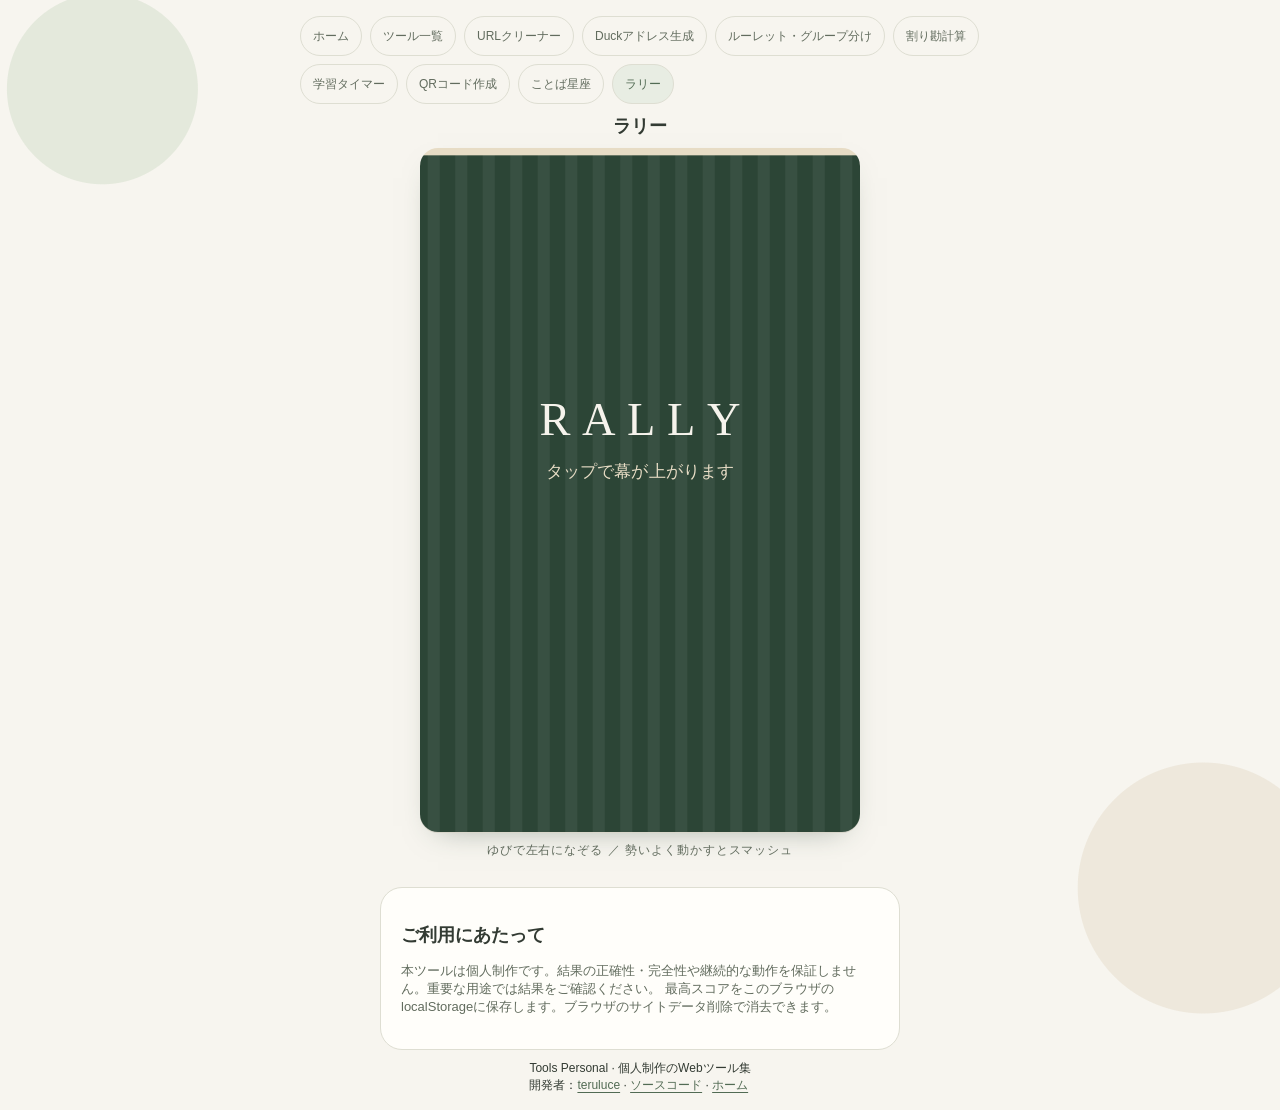
<file: tools/rally/index.html>
<!doctype html>
<html lang="ja">
<head>
  <meta charset="utf-8">
  <meta name="viewport" content="width=device-width, initial-scale=1, viewport-fit=cover">
  
  
  
  <style>
    :root { --bg:#f6f3ec; --ink:#2c4536; --sage:#a8b8a2; --sand:#e7dcc5; --muted:#75806f; }
    * { box-sizing: border-box; }
    html, body { height: 100%; margin: 0; background: var(--bg); color: var(--ink); overscroll-behavior: none; }
    body {
      display: flex; flex-direction: column; align-items: center; justify-content: center; gap: 10px;
      font-family: -apple-system, BlinkMacSystemFont, "Hiragino Sans", "Noto Sans JP", sans-serif;
      -webkit-user-select: none; user-select: none; -webkit-touch-callout: none;
      padding: env(safe-area-inset-top) 12px env(safe-area-inset-bottom);
    }
    canvas {
      display: block; touch-action: none; border-radius: 18px;
      width: min(100vw - 24px, 440px, calc((100dvh - 56px) * 9 / 14));
      aspect-ratio: 9 / 14; background: #fbf9f3; box-shadow: 0 1px 0 #d9d6cb, 0 12px 30px -18px rgba(44,69,54,.5);
    }
    .hint { font-size: 12px; color: var(--muted); letter-spacing: .08em; text-align: center; }
  .game-nav { width:min(100%,680px); } .game-nav .toolnav { margin:0; } body { height:auto; min-height:100dvh; overflow:auto; padding:16px 12px; } h1 { font-size:18px; margin:0; } canvas { max-width:100%; } .notice { max-width:520px; } </style>
<title>ラリー｜Tools Personal</title>
<meta name="description" content="羽根を落とさず続けるバドミントンゲーム。ブラウザで使える無料のWebツールです。">
<meta name="robots" content="index,follow">
<meta name="theme-color" content="#f7f5ef">
<link rel="canonical" href="https://teruluce.github.io/tools/rally/">
<link rel="icon" href="../favicon.svg" type="image/svg+xml">
<meta property="og:type" content="website">
<meta property="og:site_name" content="Tools Personal / teru_luce">
<meta property="og:title" content="ラリー｜Tools Personal">
<meta property="og:description" content="羽根を落とさず続けるバドミントンゲーム。ブラウザで使える無料のWebツールです。">
<meta property="og:url" content="https://teruluce.github.io/tools/rally/">
<meta property="og:locale" content="ja_JP">
<meta name="twitter:card" content="summary">
<meta name="twitter:title" content="ラリー｜Tools Personal">
<meta name="twitter:description" content="羽根を落とさず続けるバドミントンゲーム。ブラウザで使える無料のWebツールです。">
<link rel="stylesheet" href="../site.css">
<meta name="referrer" content="no-referrer"><meta http-equiv="Content-Security-Policy" content="default-src 'none'; script-src 'unsafe-inline'; style-src 'self' 'unsafe-inline'; connect-src 'none'; img-src 'self' blob:; font-src 'none'; object-src 'none'; base-uri 'none'; form-action 'none'"></head>
<body><div class="game-nav"><nav class="toolnav" aria-label="ツールナビゲーション"><a href="../../">ホーム</a><a href="../">ツール一覧</a><a href="../url-cleaner/">URLクリーナー</a><a href="../duckmail/">Duckアドレス生成</a><a href="../roulette/">ルーレット・グループ分け</a><a href="../split/">割り勘計算</a><a href="../timer/">学習タイマー</a><a href="../qr/">QRコード作成</a><a href="../constellation/">ことば星座</a><a href="../rally/" aria-current="page">ラリー</a></nav></div><h1>ラリー</h1>
  <canvas id="cv" aria-label="バドミントンのラリーゲーム。画面をなぞってラケットを左右に動かします"></canvas>
  <div class="hint">ゆびで左右になぞる ／ 勢いよく動かすとスマッシュ</div>

<script>
(() => {
  'use strict';
  const W = 360, H = 560, RY = H - 84, G = 900, K = 0.003, HIT = 760;
  const cv = document.getElementById('cv'), ctx = cv.getContext('2d');
  const reduce = matchMedia('(prefers-reduced-motion: reduce)').matches;
  const C = { bg: '#fbf9f3', ink: '#2c4536', sage: '#a8b8a2', sand: '#e7dcc5', line: '#d9d6cb', muted: '#75806f', curtain: '#2c4536' };

  let best = 0;
  try { best = +localStorage.getItem('rally-best') || 0; } catch (e) {}

  const S = {
    mode: 'intro', // intro → opening → play → closing → over
    t: 0, curtain: 1,
    sx: 180, sy: 110, vx: 0, vy: 0, ang: 0,
    rx: 180, tx: 180, rvx: 0, swing: 0,
    hits: 0, score: 0, wind: 0, flash: 0, smash: 0, msg: '', msgT: 0, newBest: false, trail: []
  };

  function resetRally() {
    Object.assign(S, { sx: 150 + Math.random() * 60, sy: 110, vx: (Math.random() - .5) * 60, vy: 0,
      rx: 180, tx: 180, hits: 0, score: 0, wind: 0, flash: 0, smash: 0, msg: '', msgT: 0, newBest: false, trail: [] });
  }

  function say(text) { S.msg = text; S.msgT = 1.2; }

  function step(dt) {
    // ラケット：指に少し遅れてついてくる
    const rw = Math.max(26, 42 - S.hits * 0.3);
    const nrx = S.rx + (S.tx - S.rx) * Math.min(1, dt * 18);
    S.rvx = (nrx - S.rx) / dt; S.rx = Math.max(24, Math.min(W - 24, nrx));
    S.swing = Math.max(0, S.swing - dt * 4);
    S.flash = Math.max(0, S.flash - dt * 3);
    S.msgT = Math.max(0, S.msgT - dt);

    // 羽根：重力＋空気抵抗（二乗）＋風
    S.vx += S.wind * dt; S.vy += G * dt;
    const sp = Math.hypot(S.vx, S.vy);
    S.vx -= S.vx * sp * K * dt; S.vy -= S.vy * sp * K * dt;
    const py = S.sy;
    S.sx += S.vx * dt; S.sy += S.vy * dt;
    if (S.sx < 10) { S.sx = 10; S.vx = Math.abs(S.vx) * .7; }
    if (S.sx > W - 10) { S.sx = W - 10; S.vx = -Math.abs(S.vx) * .7; }
    if (S.sy < 12) { S.sy = 12; S.vy = Math.abs(S.vy) * .3; }
    S.ang = Math.atan2(S.vy, S.vx) - Math.PI / 2; // 頭が進行方向
    S.trail.push([S.sx, S.sy]); if (S.trail.length > 14) S.trail.shift();

    // ヒット判定
    if (S.vy > 0 && py <= RY && S.sy >= RY && Math.abs(S.sx - S.rx) < rw + 4) {
      const off = (S.sx - S.rx) / rw;
      const smash = Math.abs(S.rvx) > 520;
      S.vx = off * 260 + S.rvx * 0.25;
      S.vy = -(HIT + Math.min(Math.abs(S.rvx) * 0.25, 120));
      S.hits++; S.score += smash ? 3 : 1; S.swing = 1; S.flash = 1;
      if (smash) say('スマッシュ！ +3');
      else if (S.hits % 10 === 0) say(`${S.hits}回ラリー`);
      if (S.hits % 4 === 0) S.wind = (Math.random() * 2 - 1) * Math.min(40 + S.hits * 6, 220);
    }
    if (S.sy > H + 24) finish();
  }

  function finish() {
    S.mode = 'closing'; S.t = 0;
    if (S.score > best) {
      S.newBest = S.score > 0; best = S.score;
      try { localStorage.setItem('rally-best', String(best)); } catch (e) {}
    }
  }

  function verdict(n) {
    if (n >= 60) return '拍手が鳴りやまない。';
    if (n >= 30) return 'いいラリーでした。';
    if (n >= 12) return '息が合ってきました。';
    return 'まずは一本ずつ。';
  }

  /* ---------- 描画 ---------- */
  function court() {
    ctx.fillStyle = C.bg; ctx.fillRect(0, 0, W, H);
    ctx.strokeStyle = C.line; ctx.lineWidth = 2;
    ctx.strokeRect(24, 40, W - 48, H - 80);
    ctx.beginPath(); ctx.moveTo(24, 40 + (H - 80) * .5); ctx.lineTo(W - 24, 40 + (H - 80) * .5); ctx.stroke();
    ctx.beginPath(); ctx.moveTo(W / 2, RY - 50); ctx.lineTo(W / 2, H - 40); ctx.stroke();
    // 大きな円（サイトとおそろい）
    ctx.fillStyle = 'rgba(168,184,162,.18)';
    ctx.beginPath(); ctx.arc(W * .8, H * .22, 90, 0, 6.283); ctx.fill();
    ctx.fillStyle = 'rgba(231,220,197,.45)';
    ctx.beginPath(); ctx.arc(W * .15, H * .5, 60, 0, 6.283); ctx.fill();
  }

  function racket() {
    const rw = Math.max(26, 42 - S.hits * 0.3);
    ctx.save();
    ctx.translate(S.rx, RY + 6);
    ctx.rotate(-0.35 - S.swing * 0.5 + Math.max(-.25, Math.min(.25, S.rvx / 2400))); // 左利きなので、グリップは左下
    // シャフトとグリップ
    ctx.strokeStyle = C.ink; ctx.lineCap = 'round';
    ctx.lineWidth = 4; ctx.beginPath(); ctx.moveTo(0, 16); ctx.lineTo(-6, 58); ctx.stroke();
    ctx.lineWidth = 7; ctx.strokeStyle = C.sage; ctx.beginPath(); ctx.moveTo(-5, 46); ctx.lineTo(-7.5, 66); ctx.stroke();
    // ヘッド
    ctx.fillStyle = 'rgba(251,249,243,.85)';
    ctx.beginPath(); ctx.ellipse(0, 0, rw, 17, 0, 0, 6.283); ctx.fill();
    ctx.strokeStyle = C.ink; ctx.lineWidth = 3; ctx.stroke();
    ctx.lineWidth = 1; ctx.strokeStyle = 'rgba(44,69,54,.35)';
    for (let i = -rw + 8; i < rw - 4; i += 8) { ctx.beginPath(); ctx.moveTo(i, -Math.sqrt(Math.max(0, 289 - (i / rw * 17) ** 2))); ctx.lineTo(i, Math.sqrt(Math.max(0, 289 - (i / rw * 17) ** 2))); ctx.stroke(); }
    ctx.restore();
  }

  function shuttle() {
    // 軌跡
    S.trail.forEach(([x, y], i) => {
      ctx.fillStyle = `rgba(168,184,162,${i / S.trail.length * .35})`;
      ctx.beginPath(); ctx.arc(x, y, 2 + i * .25, 0, 6.283); ctx.fill();
    });
    ctx.save(); ctx.translate(S.sx, S.sy); ctx.rotate(S.ang);
    // 羽（後ろ側）
    ctx.fillStyle = '#fff'; ctx.strokeStyle = C.ink; ctx.lineWidth = 1.5;
    ctx.beginPath(); ctx.moveTo(-5, 4); ctx.lineTo(-13, 26); ctx.lineTo(13, 26); ctx.lineTo(5, 4); ctx.closePath(); ctx.fill(); ctx.stroke();
    ctx.beginPath(); ctx.moveTo(-2, 5); ctx.lineTo(-4.5, 26); ctx.moveTo(2, 5); ctx.lineTo(4.5, 26); ctx.moveTo(0, 5); ctx.lineTo(0, 26); ctx.stroke();
    // コルク
    ctx.fillStyle = C.sand; ctx.beginPath(); ctx.arc(0, 0, 6.5, 0, 6.283); ctx.fill(); ctx.stroke();
    ctx.restore();
  }

  function hud() {
    ctx.textAlign = 'left'; ctx.fillStyle = C.ink;
    ctx.font = '600 30px Georgia, "Hiragino Mincho ProN", serif';
    ctx.fillText(S.score, 22, 38);
    ctx.font = '11px -apple-system, "Hiragino Sans", sans-serif'; ctx.fillStyle = C.muted;
    ctx.fillText(`BEST ${best}`, 22, 54);
    // 風インジケータ
    if (S.mode === 'play') {
      const w = S.wind, a = Math.min(1, Math.abs(w) / 200);
      ctx.textAlign = 'right'; ctx.fillText(Math.abs(w) < 12 ? '風 なし' : '風', W - 22, 38);
      if (Math.abs(w) >= 12) {
        const dir = Math.sign(w), cx = W - 70, len = 10 + a * 22;
        ctx.strokeStyle = C.ink; ctx.lineWidth = 2.5; ctx.lineCap = 'round';
        ctx.beginPath(); ctx.moveTo(cx - dir * len, 33); ctx.lineTo(cx + dir * len, 33);
        ctx.lineTo(cx + dir * (len - 6), 28); ctx.moveTo(cx + dir * len, 33); ctx.lineTo(cx + dir * (len - 6), 38); ctx.stroke();
      }
    }
    if (S.msgT > 0) {
      ctx.textAlign = 'center'; ctx.globalAlpha = Math.min(1, S.msgT * 2);
      ctx.fillStyle = C.ink; ctx.font = '600 20px -apple-system, "Hiragino Sans", sans-serif';
      ctx.fillText(S.msg, W / 2, H * .38 - (1.2 - S.msgT) * 16); ctx.globalAlpha = 1;
    }
  }

  function curtains(c) { // c: 1=閉じ, 0=全開
    if (c <= 0.001) return;
    const half = W / 2, w = half * c;
    ctx.fillStyle = C.curtain;
    ctx.fillRect(0, 0, w, H); ctx.fillRect(W - w, 0, w, H);
    // ひだ
    ctx.fillStyle = 'rgba(255,255,255,.06)';
    for (let i = 0; i < 8; i++) {
      const x = (i + .5) / 8 * w;
      ctx.fillRect(x - 5, 0, 10, H); ctx.fillRect(W - x - 5, 0, 10, H);
    }
    ctx.fillStyle = C.sand; ctx.fillRect(0, 0, w, 6); ctx.fillRect(W - w, 0, w, 6);
  }

  function centerText(lines) {
    ctx.textAlign = 'center';
    lines.forEach(([txt, size, color, y, weight]) => {
      ctx.fillStyle = color; ctx.font = `${weight || 400} ${size}px Georgia, "Hiragino Mincho ProN", "Noto Serif JP", serif`;
      ctx.fillText(txt, W / 2, y);
    });
  }

  function render() {
    court(); racket(); if (S.mode !== 'intro') shuttle(); hud();
    if (S.mode === 'intro') {
      curtains(1);
      centerText([['R A L L Y', 38, '#f6f3ec', H * .42, 400], ['タップで幕が上がります', 14, C.sand, H * .42 + 34, 400]]);
    } else if (S.mode === 'opening') curtains(S.curtain);
    else if (S.mode === 'closing') curtains(S.curtain);
    else if (S.mode === 'over') {
      curtains(1);
      centerText([
        ['カーテンコール', 15, C.sand, H * .3, 400],
        [String(S.score), 76, '#f6f3ec', H * .43, 400],
        [S.newBest ? 'ベスト更新！' : `BEST ${best}`, 16, S.newBest ? '#f2d98d' : C.sage, H * .5, 400],
        [verdict(S.score), 16, '#f6f3ec', H * .58, 400],
        ['タップでもう一度', 13, C.sand, H * .7, 400]
      ]);
    }
  }

  /* ---------- ループ・入力 ---------- */
  let last = 0;
  function frame(now) {
    const dt = Math.min(1 / 30, (now - last) / 1000 || 0); last = now;
    S.t += dt;
    if (S.mode === 'opening') {
      S.curtain = Math.max(0, S.curtain - dt / (reduce ? .01 : .9));
      if (S.curtain === 0) S.mode = 'play';
      S.rx = S.rx + (S.tx - S.rx) * Math.min(1, dt * 18);
    } else if (S.mode === 'play') {
      step(dt);
    } else if (S.mode === 'closing') {
      S.curtain = Math.min(1, S.curtain + dt / (reduce ? .01 : .8));
      if (S.curtain === 1) S.mode = 'over';
    }
    render();
    requestAnimationFrame(frame);
  }

  function toLocalX(e) {
    const r = cv.getBoundingClientRect();
    return (e.clientX - r.left) / r.width * W;
  }
  function press(e) {
    S.tx = toLocalX(e);
    if (S.mode === 'intro' || (S.mode === 'over')) {
      resetRally(); S.curtain = 1; S.mode = 'opening'; S.rx = S.tx = Math.max(24, Math.min(W - 24, S.tx));
    }
  }
  cv.addEventListener('pointerdown', (e) => { cv.setPointerCapture(e.pointerId); press(e); });
  cv.addEventListener('pointermove', (e) => { S.tx = toLocalX(e); });
  addEventListener('keydown', (e) => {
    if (e.key === 'ArrowLeft') S.tx -= 40;
    if (e.key === 'ArrowRight') S.tx += 40;
    if (e.key === ' ' || e.key === 'Enter') { if (S.mode === 'intro' || S.mode === 'over') { resetRally(); S.curtain = 1; S.mode = 'opening'; } }
  });

  function fit() {
    const dpr = Math.min(window.devicePixelRatio || 1, 3);
    const w = cv.clientWidth;
    cv.width = Math.round(w * dpr); cv.height = Math.round(w * dpr * H / W);
    ctx.setTransform(cv.width / W, 0, 0, cv.height / H, 0, 0);
  }
  addEventListener('resize', fit);
  fit(); resetRally();
  requestAnimationFrame(frame);
})();
</script>
<aside class="notice"><h2>ご利用にあたって</h2><p>本ツールは個人制作です。結果の正確性・完全性や継続的な動作を保証しません。重要な用途では結果をご確認ください。 最高スコアをこのブラウザのlocalStorageに保存します。ブラウザのサイトデータ削除で消去できます。</p></aside><footer>Tools Personal · 個人制作のWebツール集<div>開発者：<a href="https://github.com/teruluce">teruluce</a> · <a href="https://github.com/teruluce/teruluce.github.io/tree/main/tools/rally">ソースコード</a> · <a href="../../">ホーム</a></div></footer></body>
</html>
</file>
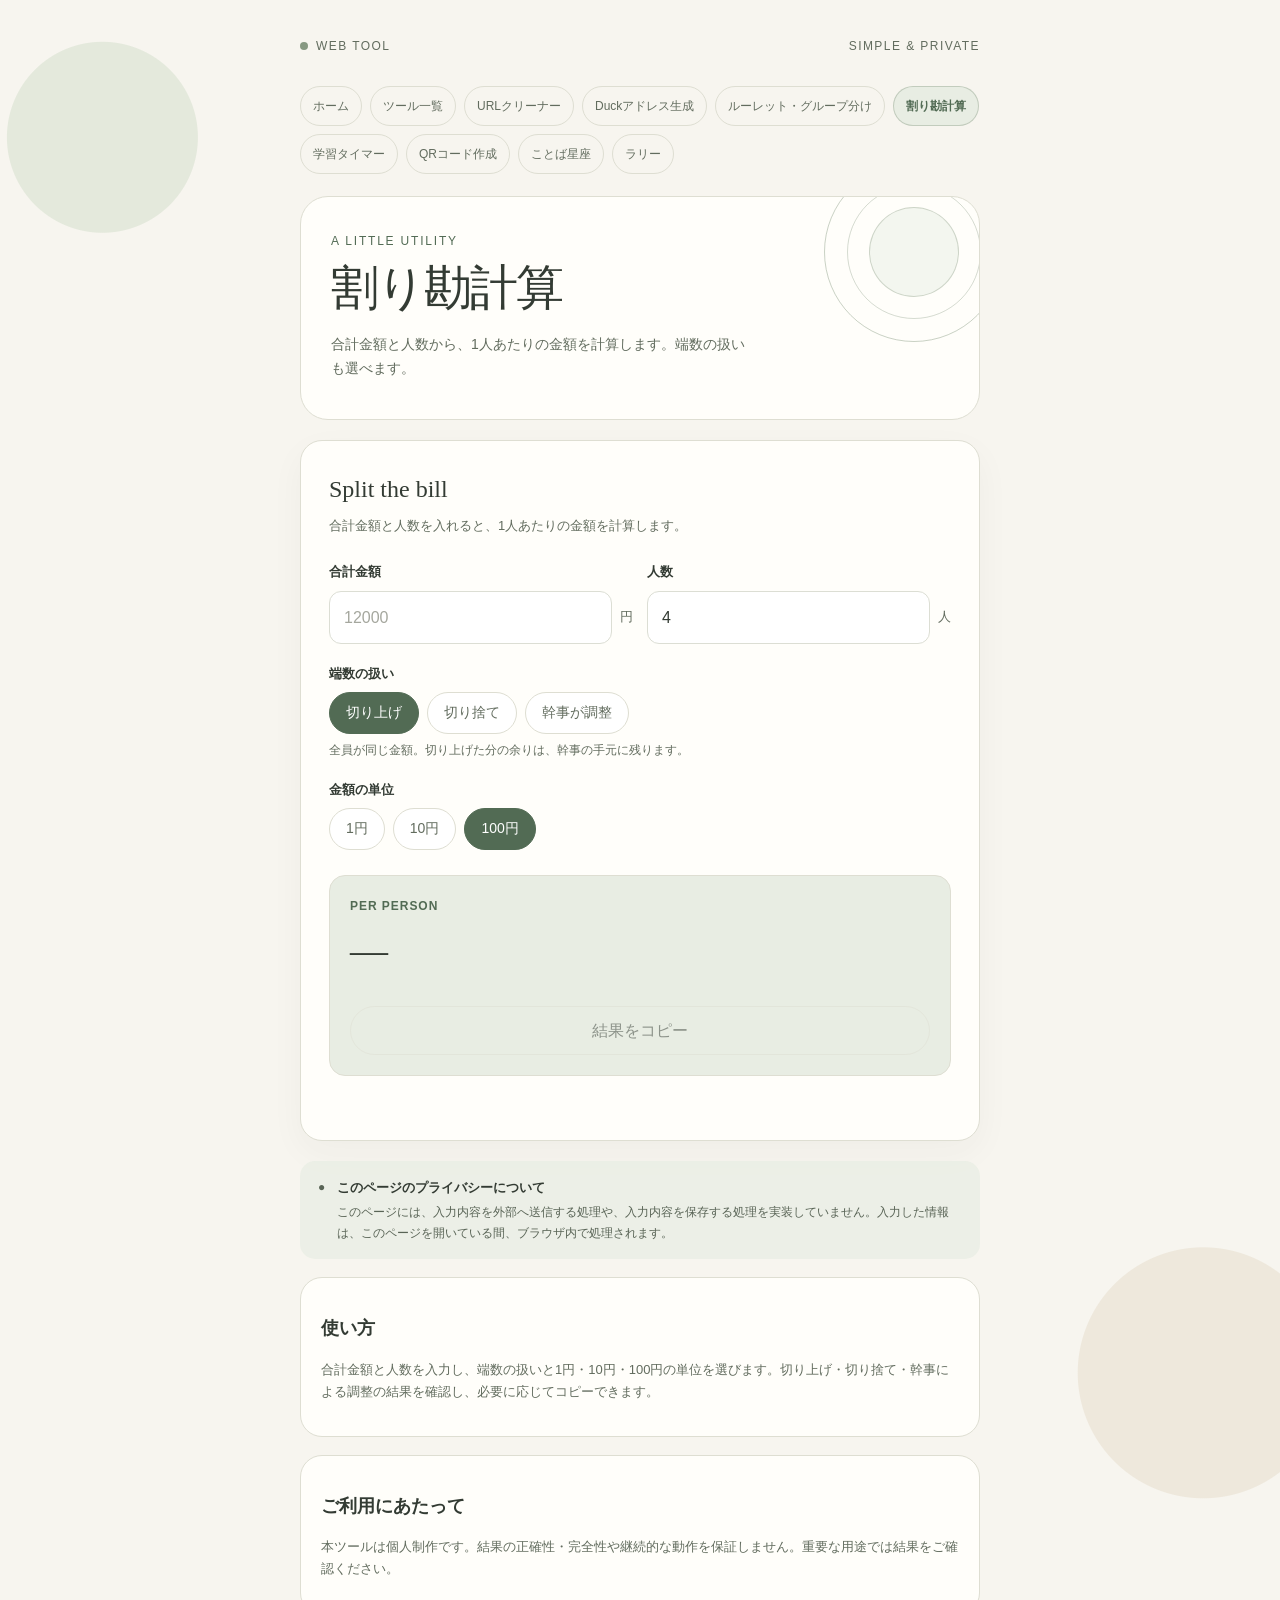
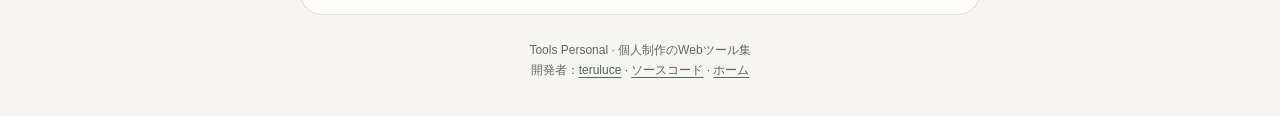
<file: tools/split/index.html>
<!DOCTYPE html>
<html lang="ja">
<head>
  <meta charset="UTF-8">
  <meta name="viewport" content="width=device-width, initial-scale=1">
  <meta name="referrer" content="no-referrer">
  <meta http-equiv="Content-Security-Policy"
        content="default-src 'none'; script-src 'unsafe-inline'; style-src 'self' 'unsafe-inline'; connect-src 'none'; img-src 'self' blob:; font-src 'none'; object-src 'none'; base-uri 'none'; form-action 'none'">
  
  
  

  <style>
    :root {
      --bg: #f7f5ef;
      --paper: #fffefa;
      --ink: #333b33;
      --muted: #73796f;
      --green: #879982;
      --green-dark: #526b54;
      --line: #e5e4da;
      --soft: #e8ede3;
      --error: #a34840;
      --radius: 22px;
    }

    * { box-sizing: border-box; }

    [hidden] { display: none !important; }

    body {
      margin: 0;
      min-height: 100vh;
      padding: 36px 18px;
      color: var(--ink);
      background:
        radial-gradient(circle at 8% 8%, #e4e9dc 0, #e4e9dc 95px, transparent 96px),
        radial-gradient(circle at 94% 80%, #eee8dc 0, #eee8dc 125px, transparent 126px),
        var(--bg);
      font-family: -apple-system, BlinkMacSystemFont, "Hiragino Kaku Gothic ProN",
        "Yu Gothic", Meiryo, sans-serif;
      line-height: 1.7;
    }

    button, input, textarea, select { font: inherit; }

    .page { width: 100%; max-width: 680px; margin: 0 auto; }

    .topline {
      display: flex;
      align-items: center;
      justify-content: space-between;
      gap: 12px;
      margin-bottom: 30px;
      color: var(--muted);
      font-size: 12px;
      letter-spacing: .12em;
      text-transform: uppercase;
    }

    .dot {
      display: inline-block;
      width: 8px;
      height: 8px;
      margin-right: 8px;
      border-radius: 50%;
      background: var(--green);
    }

    .toolnav {
      display: flex;
      flex-wrap: wrap;
      gap: 8px;
      margin: -12px 0 22px;
    }

    .toolnav a {
      display: inline-flex;
      align-items: center;
      min-height: 36px;
      padding: 4px 14px;
      border: 1px solid var(--line);
      border-radius: 999px;
      color: var(--muted);
      font-size: 13px;
      text-decoration: none;
      transition: background .15s;
    }

    .toolnav a:hover { background: #f4f3ed; }

    .toolnav a:focus-visible {
      outline: 3px solid rgba(82, 107, 84, .3);
      outline-offset: 2px;
    }

    .toolnav a[aria-current="page"] {
      border-color: rgba(135, 153, 130, .4);
      background: var(--soft);
      color: var(--green-dark);
      font-weight: 600;
    }

    header {
      position: relative;
      overflow: hidden;
      padding: 34px 30px 38px;
      border: 1px solid rgba(120, 135, 112, .15);
      border-radius: 28px;
      background: rgba(255, 254, 250, .78);
    }

    .eyebrow {
      margin: 0 0 8px;
      color: var(--green-dark);
      font-size: 12px;
      letter-spacing: .15em;
      text-transform: uppercase;
    }

    h1 {
      position: relative;
      z-index: 1;
      margin: 0;
      font-family: Georgia, "Times New Roman", serif;
      font-size: clamp(34px, 7vw, 48px);
      font-weight: 400;
      letter-spacing: -.04em;
      line-height: 1.15;
    }

    .intro {
      position: relative;
      z-index: 1;
      max-width: 420px;
      margin: 18px 0 0;
      color: var(--muted);
      font-size: 14px;
    }

    .decoration {
      position: absolute;
      top: -35px;
      right: -25px;
      width: 180px;
      height: 180px;
      border: 1px solid rgba(135, 153, 130, .45);
      border-radius: 50%;
    }

    .decoration::before,
    .decoration::after {
      position: absolute;
      content: "";
      border: 1px solid rgba(135, 153, 130, .35);
      border-radius: 50%;
    }

    .decoration::before { inset: 22px; }

    .decoration::after {
      inset: 44px;
      background: rgba(232, 237, 227, .5);
    }

    main {
      margin-top: 20px;
      padding: 28px;
      border: 1px solid var(--line);
      border-radius: var(--radius);
      background: var(--paper);
      box-shadow: 0 12px 35px rgba(56, 62, 48, .04);
    }

    .section-title {
      margin: 0 0 6px;
      font-family: Georgia, "Times New Roman", serif;
      font-size: 24px;
      font-weight: 400;
    }

    .section-description {
      margin: 0 0 24px;
      color: var(--muted);
      font-size: 13px;
    }

    .field { margin-bottom: 19px; }

    label {
      display: block;
      margin-bottom: 7px;
      font-size: 13px;
      font-weight: 600;
    }

    input[type="text"], input[type="number"], textarea {
      display: block;
      width: 100%;
      min-height: 49px;
      padding: 12px 14px;
      border: 1px solid #dcded4;
      border-radius: 12px;
      outline: none;
      background: #fff;
      color: var(--ink);
      transition: border-color .15s, box-shadow .15s;
    }

    textarea { min-height: 104px; resize: vertical; line-height: 1.6; }

    input[type="text"]:focus, input[type="number"]:focus, textarea:focus {
      border-color: var(--green);
      box-shadow: 0 0 0 3px rgba(135, 153, 130, .16);
    }

    input::placeholder, textarea::placeholder { color: #a5a79e; }

    .hint { margin: 6px 0 0; color: var(--muted); font-size: 12px; }

    .num-row { display: flex; align-items: center; gap: 8px; }
    .unit { flex: none; color: var(--muted); font-size: 13px; }

    .seg { display: flex; flex-wrap: wrap; gap: 8px; }
    .seg label { display: inline-block; margin: 0; font-weight: 400; cursor: pointer; }
    .seg input {
      position: absolute;
      width: 1px;
      height: 1px;
      opacity: 0;
    }
    .seg span {
      display: inline-flex;
      align-items: center;
      min-height: 42px;
      padding: 6px 16px;
      border: 1px solid var(--line);
      border-radius: 999px;
      background: #fff;
      color: var(--muted);
      font-size: 14px;
      transition: background .15s, color .15s, border-color .15s;
    }
    .seg input:checked + span {
      border-color: var(--green-dark);
      background: var(--green-dark);
      color: #fff;
    }
    .seg input:focus-visible + span {
      outline: 3px solid rgba(82, 107, 84, .3);
      outline-offset: 2px;
    }

    .actions { display: flex; flex-wrap: wrap; gap: 10px; margin-top: 24px; }

    button {
      min-height: 46px;
      padding: 10px 19px;
      border: 1px solid transparent;
      border-radius: 999px;
      cursor: pointer;
      transition: transform .15s, background .15s, opacity .15s;
    }

    button:active { transform: scale(.98); }
    button:disabled { opacity: .5; cursor: not-allowed; }

    button:focus-visible {
      outline: 3px solid rgba(82, 107, 84, .3);
      outline-offset: 3px;
    }

    .primary { flex: 1; background: var(--green-dark); color: #fff; }
    .primary:hover:not(:disabled) { background: #405943; }

    .secondary { border-color: var(--line); background: transparent; color: var(--ink); }
    .secondary:hover:not(:disabled) { background: #f4f3ed; }

    .result {
      margin-top: 25px;
      padding: 20px;
      border: 1px solid #dce4d6;
      border-radius: 16px;
      background: #f4f6f0;
    }

    .result-label {
      margin: 0 0 10px;
      color: var(--green-dark);
      font-size: 12px;
      font-weight: 700;
      letter-spacing: .08em;
    }

    .check {
      display: inline-flex;
      align-items: center;
      gap: 8px;
      margin: 0 0 10px;
      font-weight: 400;
      cursor: pointer;
    }
    .check input { width: 18px; height: 18px; accent-color: var(--green-dark); }

    .status { min-height: 24px; margin: 12px 0 0; color: var(--muted); font-size: 13px; }
    .status.error { color: var(--error); }

    .privacy {
      display: flex;
      gap: 12px;
      margin-top: 20px;
      padding: 16px 18px;
      border-radius: 15px;
      background: rgba(232, 237, 227, .68);
      color: #596456;
      font-size: 12px;
    }

    .privacy strong { display: block; margin-bottom: 3px; color: var(--ink); font-size: 13px; }

    footer { padding: 25px 8px 0; color: var(--muted); font-size: 11px; text-align: center; }

    @media (max-width: 480px) {
      body { padding: 22px 13px; }
      header { padding: 28px 22px 30px; }
      main { padding: 22px 18px; }
      .decoration { top: -50px; right: -70px; }
    }

    @media (prefers-reduced-motion: reduce) {
      button, input, textarea, .toolnav a, .seg span { transition: none; }
    }

    .big {
      margin: 0;
      font-family: Georgia, "Times New Roman", serif;
      font-size: 38px;
      line-height: 1.25;
      overflow-wrap: anywhere;
    }
    .big small { font-size: 16px; color: var(--muted); }
    .rows { margin: 16px 0 0; padding: 0; }
    .rows .row {
      display: flex;
      justify-content: space-between;
      gap: 14px;
      padding: 8px 0;
      border-top: 1px solid #dce4d6;
      font-size: 14px;
    }
    .rows dt { color: var(--muted); }
    .rows dd { margin: 0; font-weight: 600; text-align: right; overflow-wrap: anywhere; }
    #copy-button { width: 100%; margin-top: 16px; }
    .group-pair { display: flex; gap: 14px; }
    .group-pair .field { flex: 1; min-width: 0; }
  </style>
<title>割り勘計算｜Tools Personal</title>
<meta name="description" content="合計金額と人数から、端数の扱いを選んで計算。ブラウザで使える無料のWebツールです。">
<meta name="robots" content="index,follow">
<meta name="theme-color" content="#f7f5ef">
<link rel="canonical" href="https://teruluce.github.io/tools/split/">
<link rel="icon" href="../favicon.svg" type="image/svg+xml">
<meta property="og:type" content="website">
<meta property="og:site_name" content="Tools Personal / teru_luce">
<meta property="og:title" content="割り勘計算｜Tools Personal">
<meta property="og:description" content="合計金額と人数から、端数の扱いを選んで計算。ブラウザで使える無料のWebツールです。">
<meta property="og:url" content="https://teruluce.github.io/tools/split/">
<meta property="og:locale" content="ja_JP">
<meta name="twitter:card" content="summary">
<meta name="twitter:title" content="割り勘計算｜Tools Personal">
<meta name="twitter:description" content="合計金額と人数から、端数の扱いを選んで計算。ブラウザで使える無料のWebツールです。">
<link rel="stylesheet" href="../site.css">
</head>

<body>
  <div class="page">
    <div class="topline">
      <span><span class="dot"></span>Web tool</span>
      <span>Simple &amp; private</span>
    </div>

    

    <nav class="toolnav" aria-label="ツールナビゲーション"><a href="../../">ホーム</a><a href="../">ツール一覧</a><a href="../url-cleaner/">URLクリーナー</a><a href="../duckmail/">Duckアドレス生成</a><a href="../roulette/">ルーレット・グループ分け</a><a href="../split/" aria-current="page">割り勘計算</a><a href="../timer/">学習タイマー</a><a href="../qr/">QRコード作成</a><a href="../constellation/">ことば星座</a><a href="../rally/">ラリー</a></nav><header>
      <div class="decoration" aria-hidden="true"></div>
      <p class="eyebrow">A little utility</p>
      <h1>割り勘計算</h1>
      <p class="intro">
        合計金額と人数から、1人あたりの金額を計算します。端数の扱いも選べます。
      </p>
    </header>

    <main>
      <h2 class="section-title">Split the bill</h2>
      <p class="section-description">
        合計金額と人数を入れると、1人あたりの金額を計算します。
      </p>

      <form id="form" novalidate>
        <div class="group-pair">
          <div class="field">
            <label for="total">合計金額</label>
            <div class="num-row">
              <input id="total" type="number" inputmode="numeric" min="0" max="99999999" step="1" placeholder="12000" autocomplete="off">
              <span class="unit">円</span>
            </div>
          </div>
          <div class="field">
            <label for="people">人数</label>
            <div class="num-row">
              <input id="people" type="number" inputmode="numeric" min="1" max="99" step="1" value="4" autocomplete="off">
              <span class="unit">人</span>
            </div>
          </div>
        </div>

        <div class="field">
          <label id="mode-label">端数の扱い</label>
          <div class="seg" role="radiogroup" aria-labelledby="mode-label">
            <label><input type="radio" name="mode" value="up" checked><span>切り上げ</span></label>
            <label><input type="radio" name="mode" value="down"><span>切り捨て</span></label>
            <label><input type="radio" name="mode" value="org"><span>幹事が調整</span></label>
          </div>
          <p id="mode-hint" class="hint"></p>
        </div>

        <div class="field">
          <label id="unit-label">金額の単位</label>
          <div class="seg" role="radiogroup" aria-labelledby="unit-label">
            <label><input type="radio" name="unit" value="1"><span>1円</span></label>
            <label><input type="radio" name="unit" value="10"><span>10円</span></label>
            <label><input type="radio" name="unit" value="100" checked><span>100円</span></label>
          </div>
        </div>
      </form>

      <section class="result" aria-live="polite">
        <p id="result-label" class="result-label">PER PERSON</p>
        <p id="big" class="big">—</p>
        <dl id="rows" class="rows"></dl>
        <button id="copy-button" class="secondary" type="button" disabled>結果をコピー</button>
      </section>

      <p id="status" class="status" role="status" aria-live="polite"></p>
    </main>

    <aside class="privacy">
      <span aria-hidden="true">●</span>
      <div>
        <strong>このページのプライバシーについて</strong>
        このページには、入力内容を外部へ送信する処理や、入力内容を保存する処理を実装していません。入力した情報は、このページを開いている間、ブラウザ内で処理されます。
      </div>
    </aside>

    <section class="guide"><h2>使い方</h2><p>合計金額と人数を入力し、端数の扱いと1円・10円・100円の単位を選びます。切り上げ・切り捨て・幹事による調整の結果を確認し、必要に応じてコピーできます。</p></section><aside class="notice"><h2>ご利用にあたって</h2><p>本ツールは個人制作です。結果の正確性・完全性や継続的な動作を保証しません。重要な用途では結果をご確認ください。</p></aside><footer>Tools Personal · 個人制作のWebツール集<div>開発者：<a href="https://github.com/teruluce">teruluce</a> · <a href="https://github.com/teruluce/teruluce.github.io/tree/main/tools/split">ソースコード</a> · <a href="../../">ホーム</a></div></footer>
  </div>

  <script>
    "use strict";

    const totalEl = document.getElementById("total");
    const peopleEl = document.getElementById("people");
    const bigEl = document.getElementById("big");
    const rowsEl = document.getElementById("rows");
    const labelEl = document.getElementById("result-label");
    const modeHint = document.getElementById("mode-hint");
    const copyButton = document.getElementById("copy-button");
    const statusEl = document.getElementById("status");

    const HINTS = {
      up: "全員が同じ金額。切り上げた分の余りは、幹事の手元に残ります。",
      down: "全員が同じ金額。切り捨てた分の不足は、幹事が立て替えます。",
      org: "幹事以外は切り上げた金額。幹事は残りを払うので、ぴったり合います。"
    };

    let lastText = "";

    function fmt(n) { return n.toLocaleString("ja-JP"); }

    function readInt(el, min, max) {
      if (el.value === "") return null;
      const v = Number(el.value);
      if (!Number.isInteger(v) || v < min || v > max) return null;
      return v;
    }

    function selected(name) {
      return document.querySelector('input[name="' + name + '"]:checked').value;
    }

    function ceilDiv(a, b) { return Math.floor((a + b - 1) / b); }

    function showStatus(message, isError) {
      statusEl.textContent = message;
      statusEl.classList.toggle("error", Boolean(isError));
    }

    function setRows(items) {
      rowsEl.innerHTML = "";
      items.forEach(function (item) {
        const wrap = document.createElement("div");
        wrap.className = "row";
        const dt = document.createElement("dt");
        dt.textContent = item[0];
        const dd = document.createElement("dd");
        dd.textContent = item[1];
        wrap.appendChild(dt);
        wrap.appendChild(dd);
        rowsEl.appendChild(wrap);
      });
    }

    function clearResult() {
      bigEl.textContent = "—";
      labelEl.textContent = "PER PERSON";
      rowsEl.innerHTML = "";
      copyButton.disabled = true;
      lastText = "";
    }

    function update() {
      const mode = selected("mode");
      const unit = Number(selected("unit"));
      modeHint.textContent = HINTS[mode];
      showStatus("", false);

      const total = readInt(totalEl, 0, 99999999);
      const n = readInt(peopleEl, 1, 99);

      if (total === null || n === null) {
        clearResult();
        if (totalEl.value !== "" || peopleEl.value === "") {
          if (totalEl.value !== "" && total === null) showStatus("合計金額は 0〜99,999,999 の整数で入力してください。", true);
          else if (peopleEl.value === "" || n === null) showStatus("人数は 1〜99 の整数で入力してください。", true);
        }
        return;
      }

      const step = n * unit;
      const lines = [];
      let items;

      if (mode === "up") {
        const per = ceilDiv(total, step) * unit;
        const collected = per * n;
        const diff = collected - total;
        labelEl.textContent = "PER PERSON";
        bigEl.innerHTML = "";
        bigEl.append(fmt(per) + " ", Object.assign(document.createElement("small"), { textContent: "円 / 人" }));
        items = [
          ["集金合計（" + fmt(per) + "円 × " + n + "人）", fmt(collected) + "円"],
          ["合計金額", fmt(total) + "円"],
          ["余り", diff === 0 ? "なし（ちょうど）" : fmt(diff) + "円（幹事の手元）"]
        ];
        lines.push("1人 " + fmt(per) + "円 × " + n + "人 = " + fmt(collected) + "円（合計 " + fmt(total) + "円）");
        lines.push(diff === 0 ? "余りなし" : "余り " + fmt(diff) + "円");
      } else if (mode === "down") {
        const per = Math.floor(total / step) * unit;
        const collected = per * n;
        const diff = total - collected;
        labelEl.textContent = "PER PERSON";
        bigEl.innerHTML = "";
        bigEl.append(fmt(per) + " ", Object.assign(document.createElement("small"), { textContent: "円 / 人" }));
        items = [
          ["集金合計（" + fmt(per) + "円 × " + n + "人）", fmt(collected) + "円"],
          ["合計金額", fmt(total) + "円"],
          ["不足", diff === 0 ? "なし（ちょうど）" : fmt(diff) + "円（幹事が立て替え）"]
        ];
        lines.push("1人 " + fmt(per) + "円 × " + n + "人 = " + fmt(collected) + "円（合計 " + fmt(total) + "円）");
        lines.push(diff === 0 ? "不足なし" : "不足 " + fmt(diff) + "円は幹事が負担");
      } else {
        const per = ceilDiv(total, step) * unit;
        const organizer = total - per * (n - 1);
        if (organizer < 0) {
          clearResult();
          showStatus("幹事の支払いがマイナスになります。金額の単位を小さくしてください。", true);
          return;
        }
        labelEl.textContent = "幹事以外 / PER PERSON";
        bigEl.innerHTML = "";
        bigEl.append(fmt(per) + " ", Object.assign(document.createElement("small"), { textContent: "円 / 人" }));
        items = [
          ["幹事以外（" + fmt(per) + "円 × " + (n - 1) + "人）", fmt(per * (n - 1)) + "円"],
          ["幹事の支払い", fmt(organizer) + "円"],
          ["合計金額", fmt(total) + "円"]
        ];
        lines.push("幹事以外 1人 " + fmt(per) + "円 × " + (n - 1) + "人");
        lines.push("幹事 " + fmt(organizer) + "円（合計 " + fmt(total) + "円）");
      }

      setRows(items);
      lastText = lines.join("\n");
      copyButton.disabled = false;
    }

    document.getElementById("form").addEventListener("input", update);
    document.getElementById("form").addEventListener("submit", function (e) { e.preventDefault(); });

    copyButton.addEventListener("click", async function () {
      if (!lastText) return;
      try {
        await navigator.clipboard.writeText(lastText);
        showStatus("結果をコピーしました。", false);
      } catch (error) {
        showStatus("自動コピーできませんでした。結果を長押ししてコピーしてください。", true);
      }
    });

    update();
  </script>
</body>
</html>
</file>
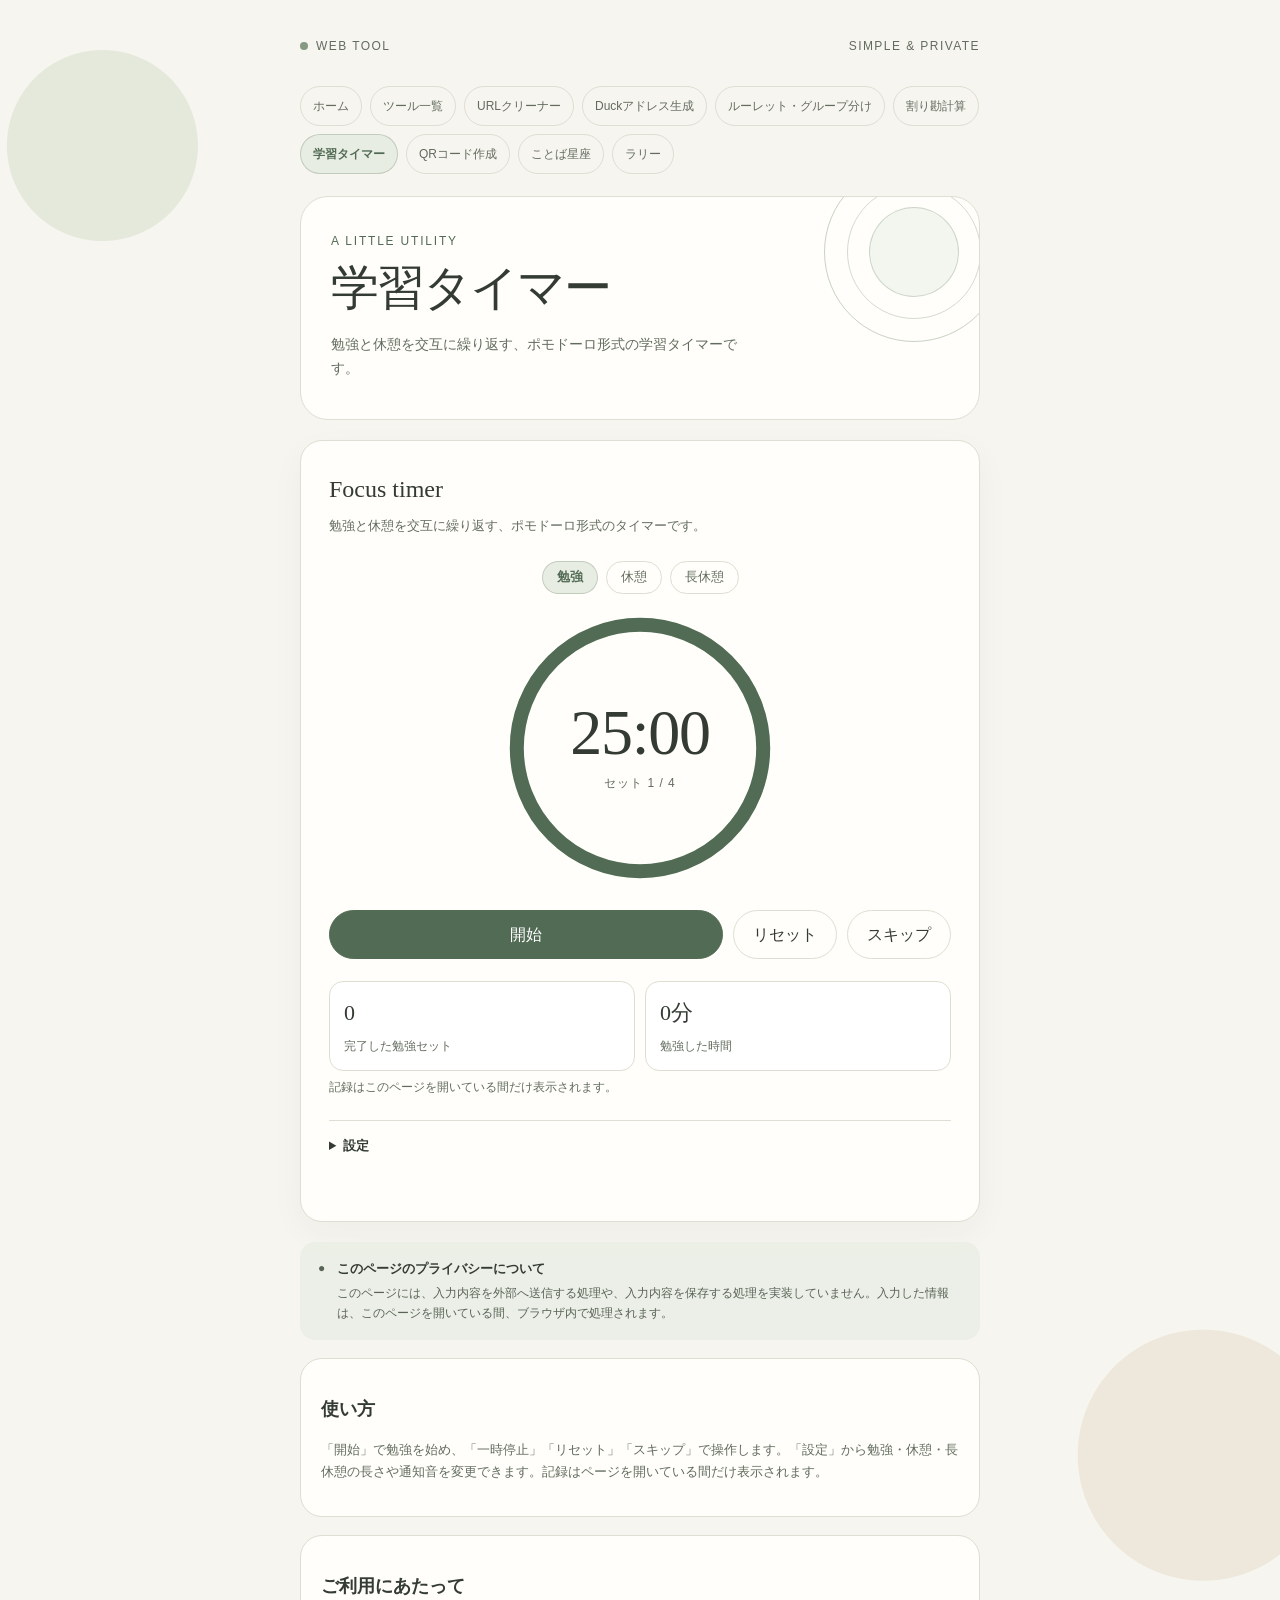
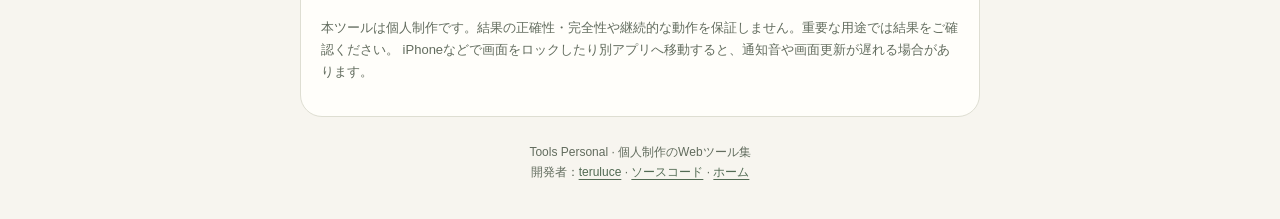
<file: tools/timer/index.html>
<!DOCTYPE html>
<html lang="ja">
<head>
  <meta charset="UTF-8">
  <meta name="viewport" content="width=device-width, initial-scale=1">
  <meta name="referrer" content="no-referrer">
  <meta http-equiv="Content-Security-Policy"
        content="default-src 'none'; script-src 'unsafe-inline'; style-src 'self' 'unsafe-inline'; connect-src 'none'; img-src 'self' blob:; font-src 'none'; object-src 'none'; base-uri 'none'; form-action 'none'">
  
  
  

  <style>
    :root {
      --bg: #f7f5ef;
      --paper: #fffefa;
      --ink: #333b33;
      --muted: #73796f;
      --green: #879982;
      --green-dark: #526b54;
      --line: #e5e4da;
      --soft: #e8ede3;
      --error: #a34840;
      --radius: 22px;
    }

    * { box-sizing: border-box; }

    [hidden] { display: none !important; }

    body {
      margin: 0;
      min-height: 100vh;
      padding: 36px 18px;
      color: var(--ink);
      background:
        radial-gradient(circle at 8% 8%, #e4e9dc 0, #e4e9dc 95px, transparent 96px),
        radial-gradient(circle at 94% 80%, #eee8dc 0, #eee8dc 125px, transparent 126px),
        var(--bg);
      font-family: -apple-system, BlinkMacSystemFont, "Hiragino Kaku Gothic ProN",
        "Yu Gothic", Meiryo, sans-serif;
      line-height: 1.7;
    }

    button, input, textarea, select { font: inherit; }

    .page { width: 100%; max-width: 680px; margin: 0 auto; }

    .topline {
      display: flex;
      align-items: center;
      justify-content: space-between;
      gap: 12px;
      margin-bottom: 30px;
      color: var(--muted);
      font-size: 12px;
      letter-spacing: .12em;
      text-transform: uppercase;
    }

    .dot {
      display: inline-block;
      width: 8px;
      height: 8px;
      margin-right: 8px;
      border-radius: 50%;
      background: var(--green);
    }

    .toolnav {
      display: flex;
      flex-wrap: wrap;
      gap: 8px;
      margin: -12px 0 22px;
    }

    .toolnav a {
      display: inline-flex;
      align-items: center;
      min-height: 36px;
      padding: 4px 14px;
      border: 1px solid var(--line);
      border-radius: 999px;
      color: var(--muted);
      font-size: 13px;
      text-decoration: none;
      transition: background .15s;
    }

    .toolnav a:hover { background: #f4f3ed; }

    .toolnav a:focus-visible {
      outline: 3px solid rgba(82, 107, 84, .3);
      outline-offset: 2px;
    }

    .toolnav a[aria-current="page"] {
      border-color: rgba(135, 153, 130, .4);
      background: var(--soft);
      color: var(--green-dark);
      font-weight: 600;
    }

    header {
      position: relative;
      overflow: hidden;
      padding: 34px 30px 38px;
      border: 1px solid rgba(120, 135, 112, .15);
      border-radius: 28px;
      background: rgba(255, 254, 250, .78);
    }

    .eyebrow {
      margin: 0 0 8px;
      color: var(--green-dark);
      font-size: 12px;
      letter-spacing: .15em;
      text-transform: uppercase;
    }

    h1 {
      position: relative;
      z-index: 1;
      margin: 0;
      font-family: Georgia, "Times New Roman", serif;
      font-size: clamp(34px, 7vw, 48px);
      font-weight: 400;
      letter-spacing: -.04em;
      line-height: 1.15;
    }

    .intro {
      position: relative;
      z-index: 1;
      max-width: 420px;
      margin: 18px 0 0;
      color: var(--muted);
      font-size: 14px;
    }

    .decoration {
      position: absolute;
      top: -35px;
      right: -25px;
      width: 180px;
      height: 180px;
      border: 1px solid rgba(135, 153, 130, .45);
      border-radius: 50%;
    }

    .decoration::before,
    .decoration::after {
      position: absolute;
      content: "";
      border: 1px solid rgba(135, 153, 130, .35);
      border-radius: 50%;
    }

    .decoration::before { inset: 22px; }

    .decoration::after {
      inset: 44px;
      background: rgba(232, 237, 227, .5);
    }

    main {
      margin-top: 20px;
      padding: 28px;
      border: 1px solid var(--line);
      border-radius: var(--radius);
      background: var(--paper);
      box-shadow: 0 12px 35px rgba(56, 62, 48, .04);
    }

    .section-title {
      margin: 0 0 6px;
      font-family: Georgia, "Times New Roman", serif;
      font-size: 24px;
      font-weight: 400;
    }

    .section-description {
      margin: 0 0 24px;
      color: var(--muted);
      font-size: 13px;
    }

    .field { margin-bottom: 19px; }

    label {
      display: block;
      margin-bottom: 7px;
      font-size: 13px;
      font-weight: 600;
    }

    input[type="text"], input[type="number"], textarea {
      display: block;
      width: 100%;
      min-height: 49px;
      padding: 12px 14px;
      border: 1px solid #dcded4;
      border-radius: 12px;
      outline: none;
      background: #fff;
      color: var(--ink);
      transition: border-color .15s, box-shadow .15s;
    }

    textarea { min-height: 104px; resize: vertical; line-height: 1.6; }

    input[type="text"]:focus, input[type="number"]:focus, textarea:focus {
      border-color: var(--green);
      box-shadow: 0 0 0 3px rgba(135, 153, 130, .16);
    }

    input::placeholder, textarea::placeholder { color: #a5a79e; }

    .hint { margin: 6px 0 0; color: var(--muted); font-size: 12px; }

    .num-row { display: flex; align-items: center; gap: 8px; }
    .unit { flex: none; color: var(--muted); font-size: 13px; }

    .seg { display: flex; flex-wrap: wrap; gap: 8px; }
    .seg label { display: inline-block; margin: 0; font-weight: 400; cursor: pointer; }
    .seg input {
      position: absolute;
      width: 1px;
      height: 1px;
      opacity: 0;
    }
    .seg span {
      display: inline-flex;
      align-items: center;
      min-height: 42px;
      padding: 6px 16px;
      border: 1px solid var(--line);
      border-radius: 999px;
      background: #fff;
      color: var(--muted);
      font-size: 14px;
      transition: background .15s, color .15s, border-color .15s;
    }
    .seg input:checked + span {
      border-color: var(--green-dark);
      background: var(--green-dark);
      color: #fff;
    }
    .seg input:focus-visible + span {
      outline: 3px solid rgba(82, 107, 84, .3);
      outline-offset: 2px;
    }

    .actions { display: flex; flex-wrap: wrap; gap: 10px; margin-top: 24px; }

    button {
      min-height: 46px;
      padding: 10px 19px;
      border: 1px solid transparent;
      border-radius: 999px;
      cursor: pointer;
      transition: transform .15s, background .15s, opacity .15s;
    }

    button:active { transform: scale(.98); }
    button:disabled { opacity: .5; cursor: not-allowed; }

    button:focus-visible {
      outline: 3px solid rgba(82, 107, 84, .3);
      outline-offset: 3px;
    }

    .primary { flex: 1; background: var(--green-dark); color: #fff; }
    .primary:hover:not(:disabled) { background: #405943; }

    .secondary { border-color: var(--line); background: transparent; color: var(--ink); }
    .secondary:hover:not(:disabled) { background: #f4f3ed; }

    .result {
      margin-top: 25px;
      padding: 20px;
      border: 1px solid #dce4d6;
      border-radius: 16px;
      background: #f4f6f0;
    }

    .result-label {
      margin: 0 0 10px;
      color: var(--green-dark);
      font-size: 12px;
      font-weight: 700;
      letter-spacing: .08em;
    }

    .check {
      display: inline-flex;
      align-items: center;
      gap: 8px;
      margin: 0 0 10px;
      font-weight: 400;
      cursor: pointer;
    }
    .check input { width: 18px; height: 18px; accent-color: var(--green-dark); }

    .status { min-height: 24px; margin: 12px 0 0; color: var(--muted); font-size: 13px; }
    .status.error { color: var(--error); }

    .privacy {
      display: flex;
      gap: 12px;
      margin-top: 20px;
      padding: 16px 18px;
      border-radius: 15px;
      background: rgba(232, 237, 227, .68);
      color: #596456;
      font-size: 12px;
    }

    .privacy strong { display: block; margin-bottom: 3px; color: var(--ink); font-size: 13px; }

    footer { padding: 25px 8px 0; color: var(--muted); font-size: 11px; text-align: center; }

    @media (max-width: 480px) {
      body { padding: 22px 13px; }
      header { padding: 28px 22px 30px; }
      main { padding: 22px 18px; }
      .decoration { top: -50px; right: -70px; }
    }

    @media (prefers-reduced-motion: reduce) {
      button, input, textarea, .toolnav a, .seg span { transition: none; }
    }

    .phases { display: flex; justify-content: center; gap: 8px; margin: 0 0 14px; }
    .phases span {
      padding: 4px 14px;
      border: 1px solid var(--line);
      border-radius: 999px;
      color: var(--muted);
      font-size: 13px;
    }
    .phases span[aria-current="true"] {
      border-color: rgba(135, 153, 130, .4);
      background: var(--soft);
      color: var(--green-dark);
      font-weight: 600;
    }
    .dial { position: relative; width: min(100%, 280px); aspect-ratio: 1; margin: 0 auto 22px; }
    .dial svg { display: block; width: 100%; height: 100%; transform: rotate(-90deg); }
    .ring-bg { fill: none; stroke: var(--soft); stroke-width: 10; }
    .ring {
      fill: none;
      stroke: var(--green-dark);
      stroke-width: 10;
      stroke-linecap: round;
      stroke-dasharray: 553;
      stroke-dashoffset: 0;
      transition: stroke-dashoffset .25s linear, stroke .3s;
    }
    .dial[data-phase="break"] .ring { stroke: var(--green); }
    .dial[data-phase="long"] .ring { stroke: #b8a77f; }
    .dial-center {
      position: absolute;
      inset: 0;
      display: flex;
      flex-direction: column;
      align-items: center;
      justify-content: center;
      text-align: center;
    }
    .time {
      font-family: Georgia, "Times New Roman", serif;
      font-size: clamp(46px, 16vw, 64px);
      line-height: 1;
      letter-spacing: -.02em;
      font-variant-numeric: tabular-nums;
    }
    .set-label { margin-top: 8px; color: var(--muted); font-size: 12px; letter-spacing: .08em; }
    .timer-actions { margin-top: 0; }
    .stats { display: flex; gap: 10px; margin-top: 22px; }
    .stat {
      flex: 1;
      padding: 12px 14px;
      border: 1px solid var(--line);
      border-radius: 14px;
      background: #fff;
    }
    .stat b { display: block; font-family: Georgia, "Times New Roman", serif; font-size: 22px; font-weight: 400; }
    .stat span { color: var(--muted); font-size: 12px; }
    details { margin-top: 22px; border-top: 1px solid var(--line); padding-top: 14px; }
    summary { cursor: pointer; font-size: 13px; font-weight: 600; }
    summary:focus-visible { outline: 3px solid rgba(82, 107, 84, .3); outline-offset: 3px; border-radius: 6px; }
    .settings { margin-top: 16px; }
    .settings-row { display: flex; gap: 12px; }
    .settings-row .field { flex: 1; min-width: 0; }
  </style>
<title>学習タイマー｜Tools Personal</title>
<meta name="description" content="勉強と休憩を繰り返すポモドーロタイマー。ブラウザで使える無料のWebツールです。">
<meta name="robots" content="index,follow">
<meta name="theme-color" content="#f7f5ef">
<link rel="canonical" href="https://teruluce.github.io/tools/timer/">
<link rel="icon" href="../favicon.svg" type="image/svg+xml">
<meta property="og:type" content="website">
<meta property="og:site_name" content="Tools Personal / teru_luce">
<meta property="og:title" content="学習タイマー｜Tools Personal">
<meta property="og:description" content="勉強と休憩を繰り返すポモドーロタイマー。ブラウザで使える無料のWebツールです。">
<meta property="og:url" content="https://teruluce.github.io/tools/timer/">
<meta property="og:locale" content="ja_JP">
<meta name="twitter:card" content="summary">
<meta name="twitter:title" content="学習タイマー｜Tools Personal">
<meta name="twitter:description" content="勉強と休憩を繰り返すポモドーロタイマー。ブラウザで使える無料のWebツールです。">
<link rel="stylesheet" href="../site.css">
</head>

<body>
  <div class="page">
    <div class="topline">
      <span><span class="dot"></span>Web tool</span>
      <span>Simple &amp; private</span>
    </div>

    

    <nav class="toolnav" aria-label="ツールナビゲーション"><a href="../../">ホーム</a><a href="../">ツール一覧</a><a href="../url-cleaner/">URLクリーナー</a><a href="../duckmail/">Duckアドレス生成</a><a href="../roulette/">ルーレット・グループ分け</a><a href="../split/">割り勘計算</a><a href="../timer/" aria-current="page">学習タイマー</a><a href="../qr/">QRコード作成</a><a href="../constellation/">ことば星座</a><a href="../rally/">ラリー</a></nav><header>
      <div class="decoration" aria-hidden="true"></div>
      <p class="eyebrow">A little utility</p>
      <h1>学習タイマー</h1>
      <p class="intro">
        勉強と休憩を交互に繰り返す、ポモドーロ形式の学習タイマーです。
      </p>
    </header>

    <main>
      <h2 class="section-title">Focus timer</h2>
      <p class="section-description">
        勉強と休憩を交互に繰り返す、ポモドーロ形式のタイマーです。
      </p>

      <div class="phases" aria-hidden="true">
        <span id="tab-study" aria-current="true">勉強</span>
        <span id="tab-break">休憩</span>
        <span id="tab-long">長休憩</span>
      </div>

      <div id="dial" class="dial" data-phase="study">
        <svg viewBox="0 0 200 200" aria-hidden="true">
          <circle class="ring-bg" cx="100" cy="100" r="88"></circle>
          <circle id="ring" class="ring" cx="100" cy="100" r="88"></circle>
        </svg>
        <div class="dial-center">
          <div id="time" class="time" role="timer">25:00</div>
          <div id="set-label" class="set-label"></div>
        </div>
      </div>

      <div class="actions timer-actions">
        <button id="start" class="primary" type="button">開始</button>
        <button id="reset" class="secondary" type="button">リセット</button>
        <button id="skip" class="secondary" type="button">スキップ</button>
      </div>

      <div class="stats">
        <div class="stat"><b id="stat-sets">0</b><span>完了した勉強セット</span></div>
        <div class="stat"><b id="stat-min">0分</b><span>勉強した時間</span></div>
      </div>
      <p class="hint">記録はこのページを開いている間だけ表示されます。</p>

      <details>
        <summary>設定</summary>
        <div class="settings">
          <div class="settings-row">
            <div class="field">
              <label for="min-study">勉強（分）</label>
              <input id="min-study" type="number" inputmode="numeric" min="1" max="180" value="25">
            </div>
            <div class="field">
              <label for="min-break">休憩（分）</label>
              <input id="min-break" type="number" inputmode="numeric" min="1" max="60" value="5">
            </div>
            <div class="field">
              <label for="min-long">長休憩（分）</label>
              <input id="min-long" type="number" inputmode="numeric" min="1" max="120" value="15">
            </div>
          </div>
          <label class="check"><input id="opt-auto" type="checkbox" checked>終わったら自動で次に進む</label><br>
          <label class="check"><input id="opt-sound" type="checkbox" checked>終わったら音で知らせる</label>
          <p class="hint">長休憩は、勉強を4セット終えるごとに入ります。実行中の変更は、次の区間から反映されます。</p>
        </div>
      </details>

      <p id="status" class="status" role="status" aria-live="polite"></p>
    </main>

    <aside class="privacy">
      <span aria-hidden="true">●</span>
      <div>
        <strong>このページのプライバシーについて</strong>
        このページには、入力内容を外部へ送信する処理や、入力内容を保存する処理を実装していません。入力した情報は、このページを開いている間、ブラウザ内で処理されます。
      </div>
    </aside>

    <section class="guide"><h2>使い方</h2><p>「開始」で勉強を始め、「一時停止」「リセット」「スキップ」で操作します。「設定」から勉強・休憩・長休憩の長さや通知音を変更できます。記録はページを開いている間だけ表示されます。</p></section><aside class="notice"><h2>ご利用にあたって</h2><p>本ツールは個人制作です。結果の正確性・完全性や継続的な動作を保証しません。重要な用途では結果をご確認ください。 iPhoneなどで画面をロックしたり別アプリへ移動すると、通知音や画面更新が遅れる場合があります。</p></aside><footer>Tools Personal · 個人制作のWebツール集<div>開発者：<a href="https://github.com/teruluce">teruluce</a> · <a href="https://github.com/teruluce/teruluce.github.io/tree/main/tools/timer">ソースコード</a> · <a href="../../">ホーム</a></div></footer>
  </div>

  <script>
    "use strict";

    const CIRC = 553;
    const LABELS = { study: "勉強", break: "休憩", long: "長休憩" };
    const LIMITS = { study: [1, 180], break: [1, 60], long: [1, 120] };

    const inputs = {
      study: document.getElementById("min-study"),
      break: document.getElementById("min-break"),
      long: document.getElementById("min-long")
    };
    const tabs = {
      study: document.getElementById("tab-study"),
      break: document.getElementById("tab-break"),
      long: document.getElementById("tab-long")
    };
    const dial = document.getElementById("dial");
    const ring = document.getElementById("ring");
    const timeEl = document.getElementById("time");
    const setLabel = document.getElementById("set-label");
    const startButton = document.getElementById("start");
    const resetButton = document.getElementById("reset");
    const skipButton = document.getElementById("skip");
    const statSets = document.getElementById("stat-sets");
    const statMin = document.getElementById("stat-min");
    const optAuto = document.getElementById("opt-auto");
    const optSound = document.getElementById("opt-sound");
    const statusEl = document.getElementById("status");

    let phase = "study";
    let sets = 0;
    let running = false;
    let started = false;
    let totalMs = 0;
    let remaining = 0;
    let endAt = 0;
    let last = 0;
    let studyMs = 0;
    let tickId = null;
    let audioCtx = null;
    let wakeLock = null;

    function durationMs(p) {
      const lim = LIMITS[p];
      let v = parseInt(inputs[p].value, 10);
      if (Number.isNaN(v)) v = p === "study" ? 25 : p === "break" ? 5 : 15;
      return Math.min(lim[1], Math.max(lim[0], v)) * 60000;
    }

    function showStatus(message) { statusEl.textContent = message; }

    function pad(n) { return n < 10 ? "0" + n : String(n); }

    function render() {
      const secs = Math.max(0, Math.ceil(remaining / 1000));
      const text = pad(Math.floor(secs / 60)) + ":" + pad(secs % 60);
      timeEl.textContent = text;
      const ratio = totalMs > 0 ? remaining / totalMs : 0;
      ring.style.strokeDashoffset = String(CIRC * (1 - Math.max(0, Math.min(1, ratio))));
      dial.dataset.phase = phase;
      Object.keys(tabs).forEach(function (k) {
        tabs[k].setAttribute("aria-current", String(k === phase));
      });
      setLabel.textContent = phase === "study"
        ? "セット " + ((sets % 4) + 1) + " / 4"
        : (phase === "long" ? "ゆっくり休みましょう" : "ひと休み");
      startButton.textContent = running ? "一時停止" : (started ? "再開" : "開始");
      statSets.textContent = String(sets);
      statMin.textContent = Math.floor(studyMs / 60000) + "分";
      document.title = running ? text + " " + LABELS[phase] + " · Timer Personal" : "Timer Personal";
    }

    function enterPhase(p) {
      phase = p;
      totalMs = durationMs(p);
      remaining = totalMs;
      started = false;
    }

    function beep() {
      if (!optSound.checked) return;
      try {
        if (!audioCtx) return;
        const base = audioCtx.currentTime;
        [0, 0.28, 0.56].forEach(function (offset) {
          const osc = audioCtx.createOscillator();
          const gain = audioCtx.createGain();
          osc.type = "sine";
          osc.frequency.value = 880;
          gain.gain.setValueAtTime(0.0001, base + offset);
          gain.gain.exponentialRampToValueAtTime(0.25, base + offset + 0.02);
          gain.gain.exponentialRampToValueAtTime(0.0001, base + offset + 0.18);
          osc.connect(gain);
          gain.connect(audioCtx.destination);
          osc.start(base + offset);
          osc.stop(base + offset + 0.2);
        });
      } catch (error) { /* 音が出せない環境では何もしない */ }
    }

    async function acquireWakeLock() {
      try {
        if ("wakeLock" in navigator && !wakeLock) {
          wakeLock = await navigator.wakeLock.request("screen");
          wakeLock.addEventListener("release", function () { wakeLock = null; });
        }
      } catch (error) { wakeLock = null; }
    }

    function releaseWakeLock() {
      try { if (wakeLock) wakeLock.release(); } catch (error) { /* noop */ }
      wakeLock = null;
    }

    function stopTicking() {
      if (tickId !== null) { clearInterval(tickId); tickId = null; }
    }

    function begin() {
      try {
        if (!audioCtx && (window.AudioContext || window.webkitAudioContext)) {
          audioCtx = new (window.AudioContext || window.webkitAudioContext)();
        }
        if (audioCtx && audioCtx.state === "suspended") audioCtx.resume();
      } catch (error) { audioCtx = null; }
      running = true;
      started = true;
      const now = Date.now();
      endAt = now + remaining;
      last = now;
      stopTicking();
      tickId = setInterval(tick, 250);
      acquireWakeLock();
      render();
    }

    function pause() {
      remaining = Math.max(0, endAt - Date.now());
      running = false;
      stopTicking();
      releaseWakeLock();
      render();
    }

    // 区間が最後まで終わったときの次の区間（勉強を4セット終えるごとに長休憩）
    function advanceAfterComplete() {
      if (phase === "study") {
        sets += 1;
        enterPhase(sets % 4 === 0 ? "long" : "break");
      } else {
        enterPhase("study");
      }
    }

    function complete() {
      const wasStudy = phase === "study";
      beep();
      try { if (navigator.vibrate) navigator.vibrate([200, 100, 200]); } catch (error) { /* noop */ }
      advanceAfterComplete();
      showStatus(wasStudy
        ? "勉強が終わりました。" + LABELS[phase] + "に入ります。"
        : LABELS[phase] + "の時間です。");
      if (optAuto.checked) {
        begin();
      } else {
        running = false;
        stopTicking();
        releaseWakeLock();
        render();
      }
    }

    function tick() {
      const now = Date.now();
      if (phase === "study") studyMs += now - last;
      last = now;
      remaining = endAt - now;
      if (remaining <= 0) {
        remaining = 0;
        complete();
        return;
      }
      render();
    }

    startButton.addEventListener("click", function () {
      showStatus("");
      if (running) pause(); else begin();
    });

    resetButton.addEventListener("click", function () {
      stopTicking();
      releaseWakeLock();
      running = false;
      enterPhase(phase);
      showStatus("");
      render();
    });

    skipButton.addEventListener("click", function () {
      const wasRunning = running;
      stopTicking();
      releaseWakeLock();
      running = false;
      if (phase === "study") {
        enterPhase("break");   // スキップは完了セットに数えない
      } else {
        enterPhase("study");
      }
      showStatus(LABELS[phase] + "に進みました。");
      if (wasRunning) begin(); else render();
    });

    Object.keys(inputs).forEach(function (k) {
      inputs[k].addEventListener("input", function () {
        if (!running && !started && k === phase) enterPhase(phase);
        render();
      });
    });

    document.addEventListener("visibilitychange", function () {
      if (document.visibilityState === "visible" && running) {
        acquireWakeLock();
        tick();
      }
    });

    enterPhase("study");
    render();
  </script>
</body>
</html>
</file>
<file: tools/site.css>
/* 個人側の生成り・グリーンを公開サイト全体で共有 */
:root { color-scheme:light; --bg:#f7f5ef; --paper:#fffefa; --surface:#fffefa; --ink:#333b33; --muted:#626c5e; --green:#879982; --green-dark:#526b54; --accent:#526b54; --accent-hover:#405642; --line:#deded2; --soft:#e8ede3; --radius:22px; }
body { background:radial-gradient(circle at 8% 8%,#e4e9dc 0,#e4e9dc 95px,transparent 96px),radial-gradient(circle at 94% 80%,#eee8dc 0,#eee8dc 125px,transparent 126px),var(--bg); color:var(--ink); }
.page,.shell { width:100%; max-width:680px; margin-inline:auto; }
header { background:var(--paper); border-color:var(--line); }
.toolnav { display:flex; flex-wrap:wrap; gap:8px; margin:0 0 22px; }
.toolnav a { display:inline-flex; align-items:center; min-height:40px; padding:4px 12px; border:1px solid var(--line); border-radius:999px; color:var(--muted); font-size:12px; text-decoration:none; }
.toolnav a:hover,.toolnav a[aria-current=page] { background:var(--soft); color:var(--green-dark); }
.guide,.notice { margin-top:18px; padding:20px; border:1px solid var(--line); border-radius:var(--radius); background:var(--paper); color:var(--muted); font-size:13px; }
.guide h2,.notice h2 { color:var(--ink); font-size:18px; font-family:inherit; }
.guide p,.guide li,.notice p { color:var(--muted); }
.guide a,.notice a,footer a { color:var(--green-dark); text-decoration:underline; text-underline-offset:3px; }
footer { font-size:12px; overflow-wrap:anywhere; }
:focus-visible { outline:3px solid var(--green-dark); outline-offset:3px; }
.result,.group-result { background:var(--soft); border-color:var(--line); }
button.primary,.button-link.primary { background:var(--green-dark); border-color:var(--green-dark); }
input,textarea,select { font-size:16px; }
@media(prefers-reduced-motion:reduce) { *,*::before,*::after { scroll-behavior:auto!important; transition-duration:.01ms!important; } }
</file>
